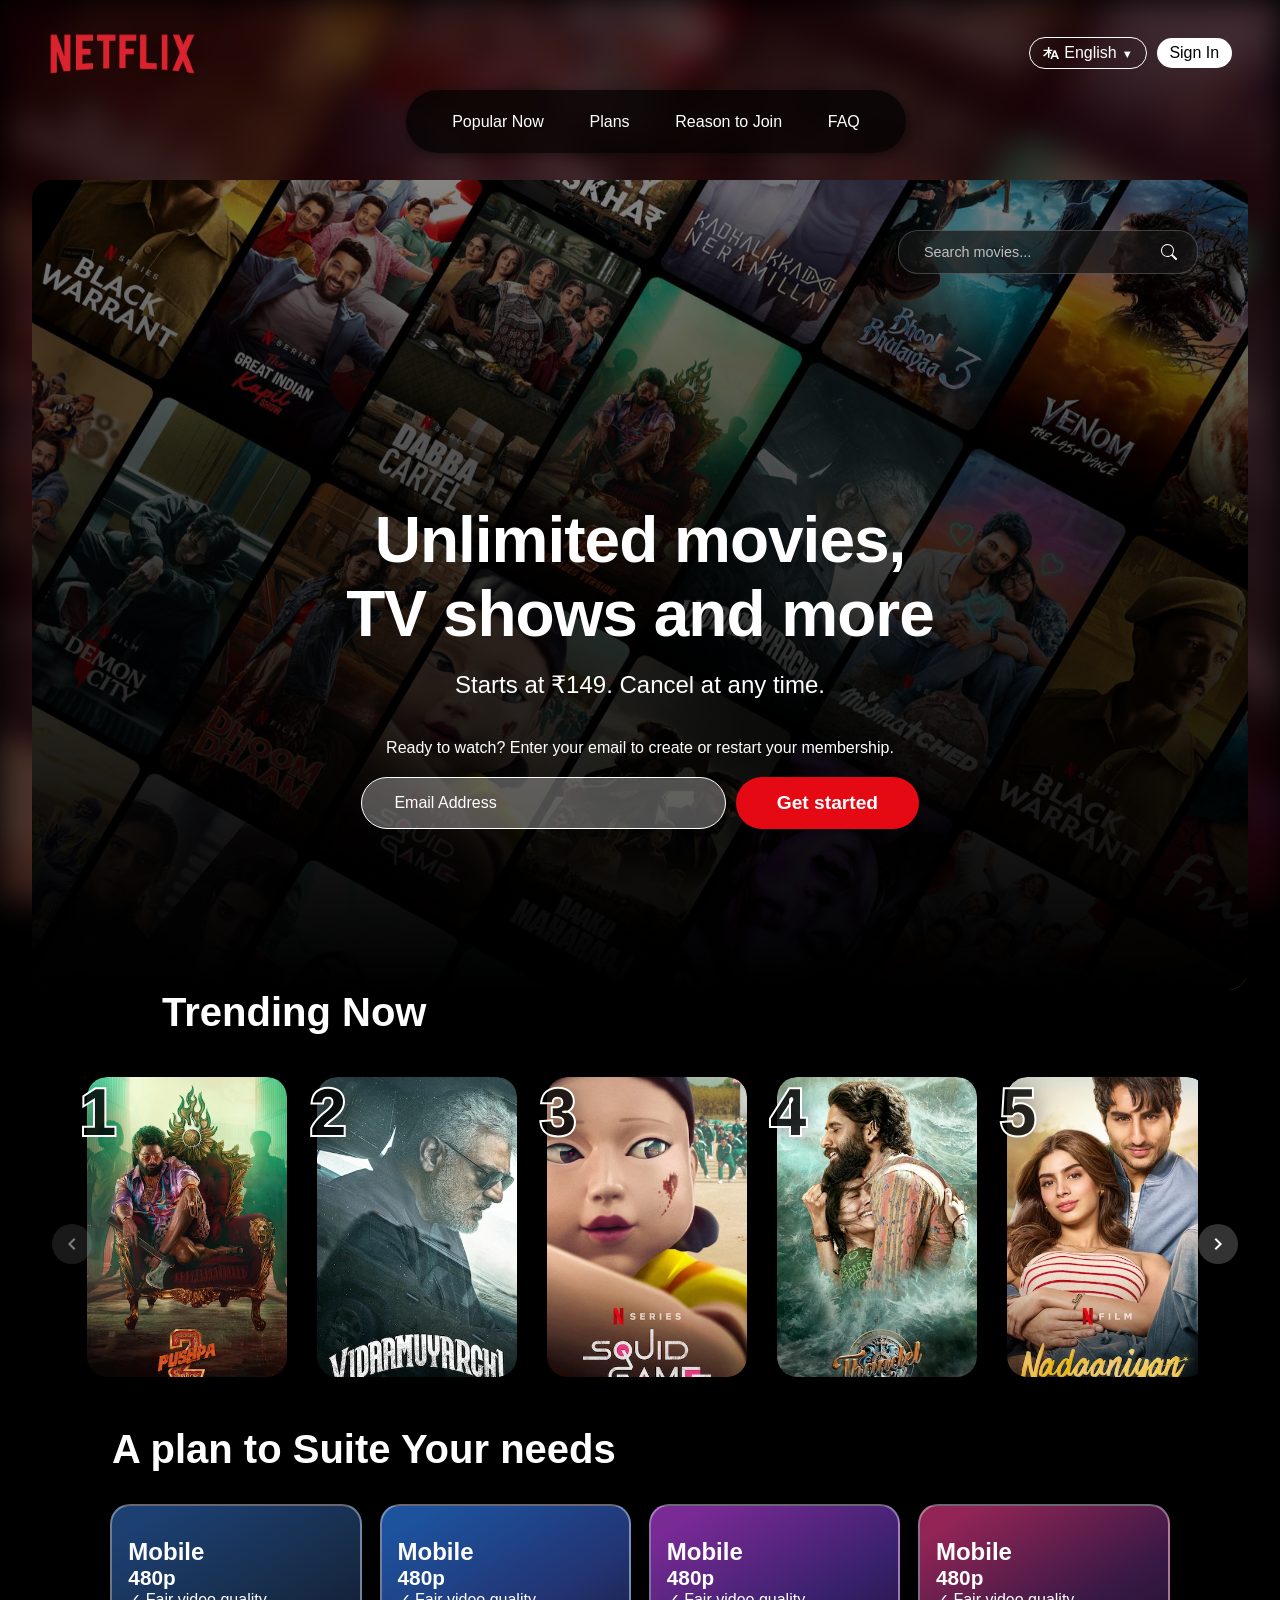
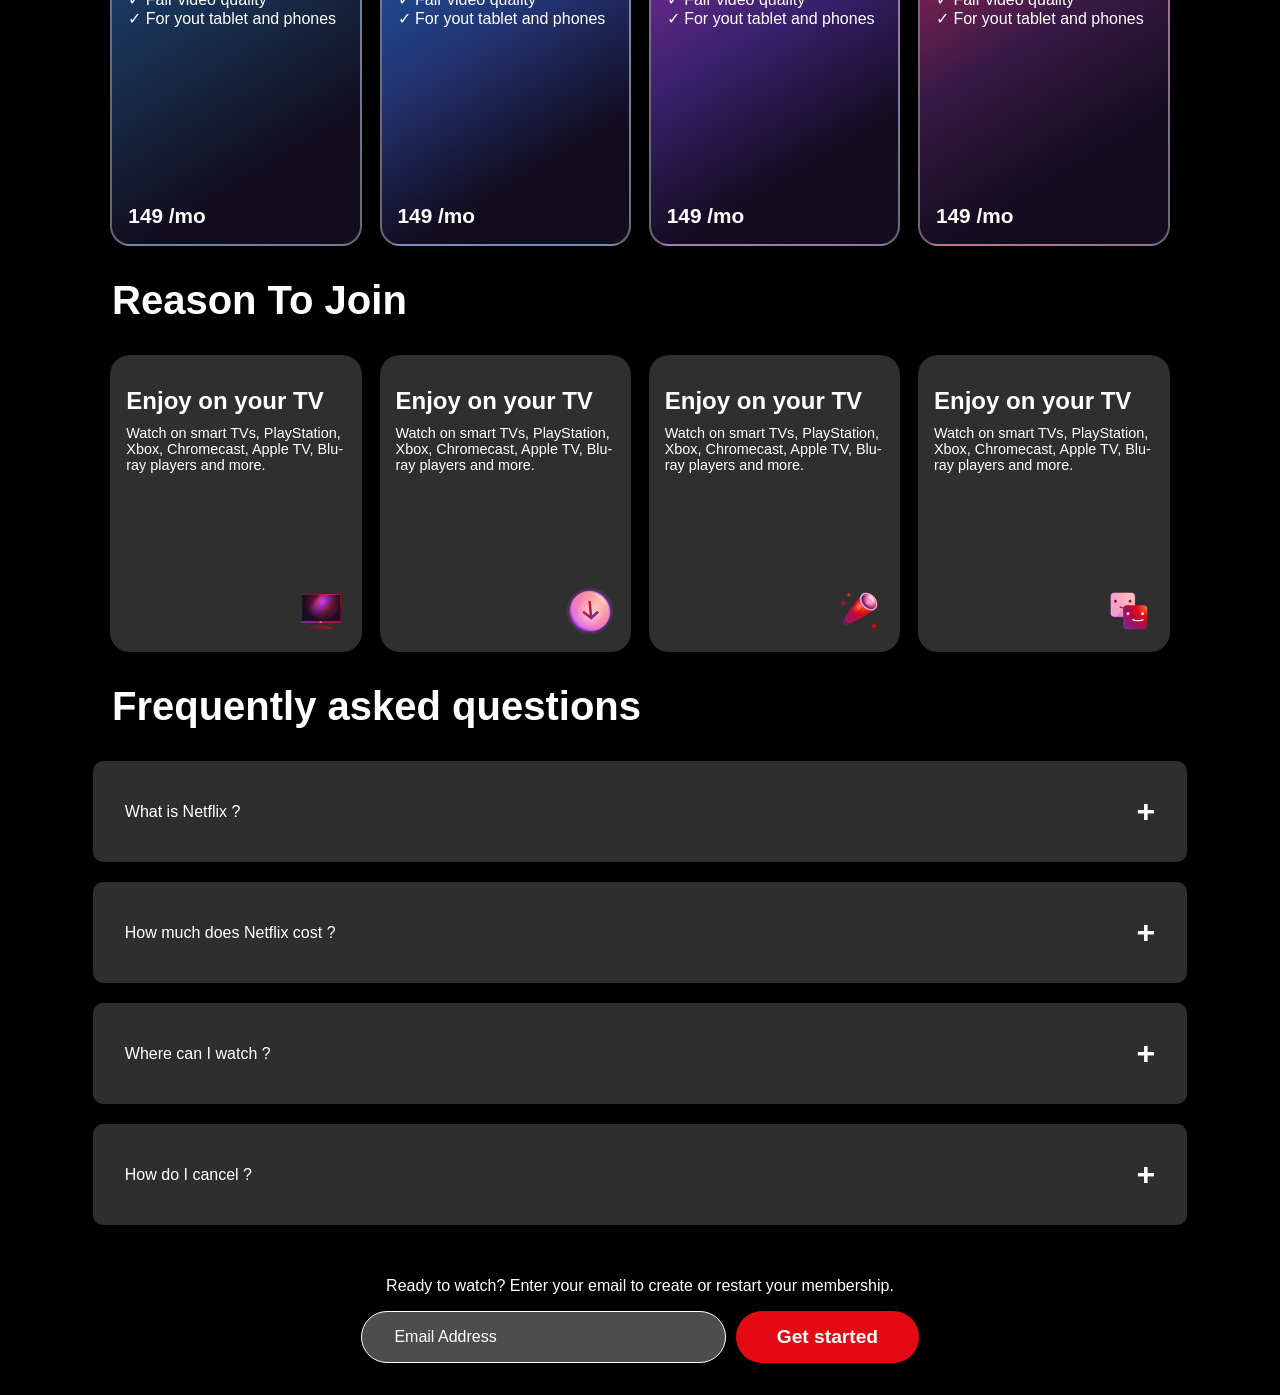
<file: index.html>
<!DOCTYPE html>
<html lang="en">
<head>
    <meta charset="UTF-8">
    <meta name="viewport" content="width=device-width, initial-scale=1.0">
    <link rel="stylesheet" href="netflix.css">
    <style>
        @font-face {
            font-family: 'Netflix Sans';
            font-weight: 100;
            src: url('https://assets.nflxext.com/ffe/siteui/fonts/netflix-sans/v3/NetflixSans_W_Th.woff2') format('woff2'),
                 url('https://assets.nflxext.com/ffe/siteui/fonts/netflix-sans/v3/NetflixSans_W_Th.woff') format('woff');
        }
        @font-face {
            font-family: 'Netflix Sans';
            font-weight: 300;
            src: url('https://assets.nflxext.com/ffe/siteui/fonts/netflix-sans/v3/NetflixSans_W_Lt.woff2') format('woff2'),
                 url('https://assets.nflxext.com/ffe/siteui/fonts/netflix-sans/v3/NetflixSans_W_Lt.woff') format('woff');
        }
        @font-face {
            font-family: 'Netflix Sans';
            font-weight: 400;
            src: url('https://assets.nflxext.com/ffe/siteui/fonts/netflix-sans/v3/NetflixSans_W_Rg.woff2') format('woff2'),
                 url('https://assets.nflxext.com/ffe/siteui/fonts/netflix-sans/v3/NetflixSans_W_Rg.woff') format('woff');
        }
        @font-face {
            font-family: 'Netflix Sans';
            font-weight: 700;
            src: url('https://assets.nflxext.com/ffe/siteui/fonts/netflix-sans/v3/NetflixSans_W_Md.woff2') format('woff2'),
                 url('https://assets.nflxext.com/ffe/siteui/fonts/netflix-sans/v3/NetflixSans_W_Md.woff') format('woff');
        }
        @font-face {
            font-family: 'Netflix Sans';
            font-weight: 800;
            src: url('https://assets.nflxext.com/ffe/siteui/fonts/netflix-sans/v3/NetflixSans_W_Bd.woff2') format('woff2'),
                 url('https://assets.nflxext.com/ffe/siteui/fonts/netflix-sans/v3/NetflixSans_W_Bd.woff') format('woff');
        }
        @font-face {
            font-family: 'Netflix Sans';
            font-weight: 900;
            src: url('https://assets.nflxext.com/ffe/siteui/fonts/netflix-sans/v3/NetflixSans_W_Blk.woff2') format('woff2'),
                 url('https://assets.nflxext.com/ffe/siteui/fonts/netflix-sans/v3/NetflixSans_W_Blk.woff') format('woff');
        }
    </style>
    <script src="netflix.js"></script>
    <title>Netflix Clone</title>
</head>
<body>
    <div class="mainNetflixContainer">

        <div class="backgroundContainer">
            <div class="pinkOverlay"></div>
        </div>
        <div class="contentContainer">
            <nav class="navContainer" >
                <div class="upperNavbarSection">
                    <div class="upperNavbarLeftSection">
                        <img class="netflixLogo" src="./netflixLogo.png" alt="">
                    </div>
                    <div class="upperNavbarRightSection">
                        <div class="navBarButtonContainer">
                            <div class="mobileMenuToggle">
                                <div class="menu-icon">
                                    <span></span>
                                    <span></span>
                                    <span></span>
                                </div>
                            </div>
                            <div class="languageButtoncontainer">
                                <div class="language-dropdown">
                                    <button class="languageButton">
                                        <svg xmlns="http://www.w3.org/2000/svg" fill="none" role="img" viewBox="0 0 16 16" width="16" height="16" data-icon="LanguagesSmall" aria-hidden="true"><path fill-rule="evenodd" clip-rule="evenodd" d="M10.7668 5.33333L10.5038 5.99715L9.33974 8.9355L8.76866 10.377L7.33333 14H9.10751L9.83505 12.0326H13.4217L14.162 14H16L12.5665 5.33333H10.8278H10.7668ZM10.6186 9.93479L10.3839 10.5632H11.1036H12.8856L11.6348 7.2136L10.6186 9.93479ZM9.52722 4.84224C9.55393 4.77481 9.58574 4.71045 9.62211 4.64954H6.41909V2H4.926V4.64954H0.540802V5.99715H4.31466C3.35062 7.79015 1.75173 9.51463 0 10.4283C0.329184 10.7138 0.811203 11.2391 1.04633 11.5931C2.55118 10.6795 3.90318 9.22912 4.926 7.57316V12.6667H6.41909V7.51606C6.81951 8.15256 7.26748 8.76169 7.7521 9.32292L8.31996 7.88955C7.80191 7.29052 7.34631 6.64699 6.9834 5.99715H9.06968L9.52722 4.84224Z" fill="currentColor"></path></svg>
                                        <p>English</p>
                                        <span class="dropdown-arrow">▼</span>
                                    </button>
                                    <div class="dropdown-content">
                                        <div class="dropdown-item active" data-lang="english">English</div>
                                        <div class="dropdown-item" data-lang="hindi">हिन्दी</div>
                                    </div>
                                </div>
                            </div>
                            <div class="signInButtonConatiner">
                                <button class="signinButton"> Sign In</button>
                            </div>
                        </div>
                    </div>
                </div>
                <div class="lowerNavbarSection">
                    <ul class="menuList">
                        <li class="menuListItems"><a href="#carouselSection">Popular Now</a></li>
                        <li class="menuListItems"><a href="#planSection">Plans</a></li>
                        <li class="menuListItems"><a href="#reasonToJoinSection">Reason to Join</a></li>
                        <li class="menuListItems"><a href="#faqSection">FAQ</a></li>
                    </ul>
                </div>
                
                <!-- Mobile Menu -->
                <div class="mobileMenu">
                    <ul class="mobileMenuList">
                        <li class="mobileMenuListItems"><a href="#carouselSection">Popular Now</a></li>
                        <li class="mobileMenuListItems"><a href="#planSection">Plans</a></li>
                        <li class="mobileMenuListItems"><a href="#reasonToJoinSection">Reason to Join</a></li>
                        <li class="mobileMenuListItems"><a href="#faqSection">FAQ</a></li>
                    </ul>
                </div>
            </nav>
            <div class="sectionsContainer">
                <section class="bannerSection">
                    <div class="overlay"></div>
                    <div class="searchBarContainer banner-search">
                        <div class="searchBar">
                            <input type="text" id="movieSearch" placeholder="Search movies...">
                            <button class="searchButton">
                                <svg xmlns="http://www.w3.org/2000/svg" width="16" height="16" fill="currentColor" viewBox="0 0 16 16">
                                    <path d="M11.742 10.344a6.5 6.5 0 1 0-1.397 1.398h-.001c.03.04.062.078.098.115l3.85 3.85a1 1 0 0 0 1.415-1.414l-3.85-3.85a1.007 1.007 0 0 0-.115-.1zM12 6.5a5.5 5.5 0 1 1-11 0 5.5 5.5 0 0 1 11 0z"/>
                                </svg>
                            </button>
                        </div>
                        <div id="searchResults" class="searchResults"></div>
                    </div>
                    <div class="bannerContainer">
                        <h2>Unlimited movies, TV shows and more</h2>
                        <h4>Starts at ₹149. Cancel at any time.</h4>
                        <p>Ready to watch? Enter your email to create or restart your membership.</p>
                        <div class="inputContainer">
                            <input class="emailInputBox" type="email" placeholder="Email Address" name="email" id="">
                            <button class="getStartedButton">Get started </button>
                        </div>
                    </div>
                </section>
                <section id="carouselSection" class="carouselSection">
                    <h2>Trending Now</h2>
                    <button class="carousel-nav-button carousel-prev">
                        <svg xmlns="http://www.w3.org/2000/svg" viewBox="0 0 24 24">
                            <path d="M15.41 7.41L14 6l-6 6 6 6 1.41-1.41L10.83 12z"/>
                        </svg>
                    </button>
                    <div class="carouselCardConatiner">
                        <div class="carouselCard">
                            <div class="carouselNumberContainer">
                                <span>1</span>
                            </div>
                            <div class="carouselImageContainer">
                                <img src="./c1.png" alt="">
                            </div>
                        </div>
                        <div class="carouselCard">
                            <div class="carouselNumberContainer">
                                <span>2</span>
                            </div>
                            <div class="carouselImageContainer">
                                <img src="./c2.png" alt="">
                            </div>
                        </div>
                        <div class="carouselCard">
                            <div class="carouselNumberContainer">
                                <span>3</span>
                            </div>
                            <div class="carouselImageContainer">
                                <img src="./c3.png" alt="">
                            </div>
                        </div>
                        <div class="carouselCard">
                            <div class="carouselNumberContainer">
                                <span>4</span>
                            </div>
                            <div class="carouselImageContainer">
                                <img src="./c4.png" alt="">
                            </div>
                        </div>
                        <div class="carouselCard">
                            <div class="carouselNumberContainer">
                                <span>5</span>
                            </div>
                            <div class="carouselImageContainer">
                                <img src="./c5.png" alt="">
                            </div>
                        </div>
                        <div class="carouselCard">
                            <div class="carouselNumberContainer">
                                <span>6</span>
                            </div>
                            <div class="carouselImageContainer">
                                <img src="./c6.png" alt="">
                            </div>
                        </div>
                    </div>
                    <button class="carousel-nav-button carousel-next">
                        <svg xmlns="http://www.w3.org/2000/svg" viewBox="0 0 24 24">
                            <path d="M8.59 16.59L10 18l6-6-6-6-1.41 1.41L13.17 12z"/>
                        </svg>
                    </button>
                </section>
                <section id="planSection" class="planSection">
                    <h2>A plan to Suite Your needs</h2>
                    <div class="plansConatiner">
                        <div class="planCard planCard1">
                            <div class="planCardUpperContent">
                                <h2>Mobile</h2>
                                <h4>480p</h4>
                                <p>&check; Fair video quality</p>
                                <p>&check; For yout tablet and phones</p>
                            </div>
                            <div class="planCardLowerContent">
                                <h4>149 /mo</h4>
                            </div>
                        </div>
                        <div class="planCard planCard2">
                            <div class="planCardUpperContent">
                                <h2>Mobile</h2>
                                <h4>480p</h4>
                                <p>&check; Fair video quality</p>
                                <p>&check; For yout tablet and phones</p>
                            </div>
                            <div class="planCardLowerContent">
                                <h4>149 /mo</h4>
                            </div>
                        </div>
                        <div class="planCard planCard3">
                            <div class="planCardUpperContent">
                                <h2>Mobile</h2>
                                <h4>480p</h4>
                                <p>&check; Fair video quality</p>
                                <p>&check; For yout tablet and phones</p>
                            </div>
                            <div class="planCardLowerContent">
                                <h4>149 /mo</h4>
                            </div>
                        </div>
                        <div class="planCard planCard4">
                            <div class="planCardUpperContent">
                                <h2>Mobile</h2>
                                <h4>480p</h4>
                                <p>&check; Fair video quality</p>
                                <p>&check; For yout tablet and phones</p>
                            </div>
                            <div class="planCardLowerContent">
                                <h4>149 /mo</h4>
                            </div>
                        </div>
                    </div>
                </section>
                <section id="reasonToJoinSection" class="reasonToJoinSection">
                    <h2>Reason To Join</h2>
                    <div class="reasonsConatiner">
                        <div class="reasonCard reasonCard1">
                            <div class="reasonCardUpperContent">
                                <h2>Enjoy on your TV</h2>
                                <p>
                                    Watch on smart TVs, PlayStation, Xbox, Chromecast, Apple TV, Blu-ray players and more.
                                </p>
    
                            </div>
                            <div class="reasonCardLowerContent">
                                <svg width="72" height="72" viewBox="0 0 72 72" fill="none"><g id="television-core-small"><path id="Vector" fill-rule="evenodd" clip-rule="evenodd" d="M37.2 53.3992C37.2 52.7365 36.6628 52.1992 36 52.1992H34.8C34.1373 52.1992 33.6 52.7365 33.6 53.3992V56.2636C33.6 56.9129 33.0834 57.4433 32.4347 57.4739C30.3013 57.5744 28.1719 57.7834 26.0546 58.1011L19.444 59.0926C18.2692 59.2688 17.4 60.2782 17.4 61.4662V62.0992C17.4 62.4304 17.6686 62.6992 18 62.6992H52.8C53.1314 62.6992 53.4 62.4304 53.4 62.0992V61.4662C53.4 60.2782 52.5309 59.2688 51.3561 59.0926L44.7454 58.1011C42.6282 57.7834 40.4987 57.5744 38.3653 57.4739C37.7167 57.4433 37.2 56.9129 37.2 56.2636V53.3992Z" fill="url(#paint0_radial_5179_1308)"></path><path id="Vector_2" d="M18.6 60.7388C18.6 60.2306 18.9587 59.796 19.4602 59.711C22.0196 59.2775 29.7585 58.0508 35.4 58.0508C41.0415 58.0508 48.7804 59.2775 51.3398 59.711C51.8412 59.796 52.2 60.2306 52.2 60.7388C52.2 60.902 52.0575 61.0268 51.8967 61.0004C50.1219 60.707 40.9704 59.2409 35.4 59.2409C29.8295 59.2409 20.678 60.707 18.9033 61.0004C18.7425 61.0268 18.6 60.902 18.6 60.7388Z" fill="url(#paint1_radial_5179_1308)"></path><path id="Vector_3" d="M63 12H8.99995C8.00584 12 7.19995 12.8059 7.19995 13.8V51.6C7.19995 52.5941 8.00584 53.4 8.99995 53.4H63C63.9941 53.4 64.8 52.5941 64.8 51.6V13.8C64.8 12.8059 63.9941 12 63 12Z" fill="url(#paint2_linear_5179_1308)"></path><path id="Vector_4" d="M63 12H8.99995C8.00584 12 7.19995 12.8059 7.19995 13.8V51.6C7.19995 52.5941 8.00584 53.4 8.99995 53.4H63C63.9941 53.4 64.8 52.5941 64.8 51.6V13.8C64.8 12.8059 63.9941 12 63 12Z" fill="url(#paint3_radial_5179_1308)"></path><path id="Vector_5" fill-rule="evenodd" clip-rule="evenodd" d="M8.99995 12.6H63C63.663 12.6 64.2 13.1372 64.2 13.8V50.4H7.79995V13.8C7.79995 13.1372 8.33719 12.6 8.99995 12.6ZM7.19995 50.4V13.8C7.19995 12.8059 8.00581 12 8.99995 12H63C63.9942 12 64.8 12.8059 64.8 13.8V50.4V51.6C64.8 52.5941 63.9942 53.4 63 53.4H8.99995C8.00581 53.4 7.19995 52.5941 7.19995 51.6V50.4Z" fill="url(#paint4_radial_5179_1308)"></path><path id="Vector_6" d="M35.4 52.8C36.3941 52.8 37.2 52.3971 37.2 51.9C37.2 51.4029 36.3941 51 35.4 51C34.4059 51 33.6 51.4029 33.6 51.9C33.6 52.3971 34.4059 52.8 35.4 52.8Z" fill="url(#paint5_radial_5179_1308)"></path></g><defs><radialGradient id="paint0_radial_5179_1308" cx="0" cy="0" r="1" gradientUnits="userSpaceOnUse" gradientTransform="translate(50.3269 49.3723) rotate(118.526) scale(55.1579 46.2871)"><stop stop-color="#802600"></stop><stop offset="0.333333" stop-color="#6F181D"></stop><stop offset="0.666667" stop-color="#5B1333"></stop><stop offset="1" stop-color="#391945"></stop></radialGradient><radialGradient id="paint1_radial_5179_1308" cx="0" cy="0" r="1" gradientUnits="userSpaceOnUse" gradientTransform="translate(48.1077 53.6128) rotate(158.116) scale(32.7275 42.219)"><stop stop-color="#99421D"></stop><stop offset="0.333333" stop-color="#99161D"></stop><stop offset="0.666667" stop-color="#7D1845"></stop><stop offset="1" stop-color="#59216E"></stop></radialGradient><linearGradient id="paint2_linear_5179_1308" x1="10.4727" y1="14.9572" x2="56.1755" y2="51.4814" gradientUnits="userSpaceOnUse"><stop stop-color="#99161D"></stop><stop offset="0.245283" stop-color="#CA005B"></stop><stop offset="0.346698" stop-color="#FF479A"></stop><stop offset="0.46934" stop-color="#CC3CFF"></stop><stop offset="0.735849" stop-color="#BC1A22"></stop><stop offset="1" stop-color="#C94FF5"></stop></linearGradient><radialGradient id="paint3_radial_5179_1308" cx="0" cy="0" r="1" gradientUnits="userSpaceOnUse" gradientTransform="translate(38.6181 23.8286) rotate(90) scale(25.9571 25.8545)"><stop stop-color="#1C0E20" stop-opacity="0"></stop><stop offset="1" stop-color="#1C0E20"></stop></radialGradient><radialGradient id="paint4_radial_5179_1308" cx="0" cy="0" r="1" gradientUnits="userSpaceOnUse" gradientTransform="translate(54 20.1938) rotate(144.293) scale(47.2897 44.8232)"><stop stop-color="#EF7744"></stop><stop offset="0.333333" stop-color="#E50914"></stop><stop offset="0.666667" stop-color="#A70D53"></stop><stop offset="1" stop-color="#792A95"></stop></radialGradient><radialGradient id="paint5_radial_5179_1308" cx="0" cy="0" r="1" gradientUnits="userSpaceOnUse" gradientTransform="translate(36.525 51.3562) rotate(135) scale(4.58735)"><stop stop-color="#FFDCCC"></stop><stop offset="0.333333" stop-color="#FFBDC0"></stop><stop offset="0.666667" stop-color="#F89DC6"></stop><stop offset="1" stop-color="#E4A1FA"></stop></radialGradient></defs></svg>
                            </div>
                        </div>
                        <div class="reasonCard reasonCard1">
                            <div class="reasonCardUpperContent">
                                <h2>Enjoy on your TV</h2>
                                <p>
                                    Watch on smart TVs, PlayStation, Xbox, Chromecast, Apple TV, Blu-ray players and more.
                                </p>
    
                            </div>
                            <div class="reasonCardLowerContent">
                               <svg width="72" height="72" viewBox="0 0 72 72" fill="none"><g id="download-core-small"><path id="Vector" d="M36 70.2008C54.8882 70.2008 70.2001 54.8889 70.2001 36.0008C70.2001 17.1126 54.8882 1.80078 36 1.80078C17.1119 1.80078 1.80005 17.1126 1.80005 36.0008C1.80005 54.8889 17.1119 70.2008 36 70.2008Z" fill="url(#paint0_radial_5179_7940)"></path><path id="Vector_2" opacity="0.4" d="M64.7658 36.195C65.5206 51.5916 53.7908 63.5824 38.5668 62.977C23.3428 62.3722 10.3893 49.4 9.63446 34.0034C8.87954 18.6068 20.6091 6.61594 35.8331 7.22116C51.0571 7.82638 64.0104 20.7984 64.7658 36.195Z" fill="url(#paint1_radial_5179_7940)"></path><path id="Vector_3" d="M62.3657 37.9958C63.1205 53.3924 51.3908 65.3832 36.1668 64.7778C20.9428 64.173 7.9893 51.2008 7.23444 35.8041C6.47952 20.4075 18.2091 8.41672 33.4331 9.02194C48.6571 9.62716 61.6103 22.5992 62.3657 37.9958Z" fill="url(#paint2_radial_5179_7940)"></path><path id="Vector_4" opacity="0.5" d="M64.7658 36.195C65.5206 51.5916 53.7908 63.5824 38.5668 62.977C23.3428 62.3722 10.3893 49.4 9.63446 34.0034C8.87954 18.6068 20.6091 6.61594 35.8331 7.22116C51.0571 7.82638 64.0104 20.7984 64.7658 36.195Z" fill="url(#paint3_radial_5179_7940)"></path><path id="Vector_5" opacity="0.6" d="M36.9 60.6C48.6636 60.6 58.2 51.0637 58.2 39.3C58.2 27.5363 48.6636 18 36.9 18C25.1363 18 15.6 27.5363 15.6 39.3C15.6 51.0637 25.1363 60.6 36.9 60.6Z" fill="url(#paint4_radial_5179_7940)"></path><path id="Vector_6" fill-rule="evenodd" clip-rule="evenodd" d="M39.0849 42.2727L46.3387 35.76L48.8945 38.5142L38.9118 47.477L37.8466 48.4333L36.6071 47.477L24.9899 38.5142L27.0434 35.76L35.4849 42.2727L33.6 21.6016H37.2L39.0849 42.2727Z" fill="url(#paint5_radial_5179_7940)"></path><path id="Vector_7" opacity="0.4" fill-rule="evenodd" clip-rule="evenodd" d="M61.6566 34.9618C61.7832 35.3893 62.391 35.3233 62.3694 34.878C61.6962 21.1369 50.1509 9.55975 36.5817 9.01957C34.4606 8.93515 32.4155 9.12541 30.4772 9.55909C30.0745 9.64915 30.1575 10.2082 30.5697 10.2246C45.0094 10.7979 57.6246 21.2971 61.6566 34.9618Z" fill="url(#paint6_radial_5179_7940)"></path></g><defs><radialGradient id="paint0_radial_5179_7940" cx="0" cy="0" r="1" gradientUnits="userSpaceOnUse" gradientTransform="translate(36.0001 36.1837) rotate(-90) scale(34.3829)"><stop offset="0.782019" stop-color="#982DBE"></stop><stop offset="0.906819" stop-color="#B038DC" stop-opacity="0.2"></stop><stop offset="1" stop-color="#E4A1FA" stop-opacity="0"></stop></radialGradient><radialGradient id="paint1_radial_5179_7940" cx="0" cy="0" r="1" gradientUnits="userSpaceOnUse" gradientTransform="translate(52.9937 20.0992) rotate(135) scale(49.9836)"><stop stop-color="#FFDCCC"></stop><stop offset="0.333333" stop-color="#FFBDC0"></stop><stop offset="0.666667" stop-color="#F89DC6"></stop><stop offset="1" stop-color="#E4A1FA"></stop></radialGradient><radialGradient id="paint2_radial_5179_7940" cx="0" cy="0" r="1" gradientUnits="userSpaceOnUse" gradientTransform="translate(52.7999 19.6937) rotate(135) scale(53.1037)"><stop stop-color="#FFA984"></stop><stop offset="0.333333" stop-color="#FF787F"></stop><stop offset="0.666667" stop-color="#F45FA2"></stop><stop offset="1" stop-color="#C44AF1"></stop></radialGradient><radialGradient id="paint3_radial_5179_7940" cx="0" cy="0" r="1" gradientUnits="userSpaceOnUse" gradientTransform="translate(52.9937 20.0992) rotate(135) scale(49.9836)"><stop stop-color="#FFDCCC"></stop><stop offset="0.333333" stop-color="#FFBDC0"></stop><stop offset="0.666667" stop-color="#F89DC6"></stop><stop offset="1" stop-color="#E4A1FA"></stop></radialGradient><radialGradient id="paint4_radial_5179_7940" cx="0" cy="0" r="1" gradientUnits="userSpaceOnUse" gradientTransform="translate(36.9 39.3) scale(21.3)"><stop stop-color="white"></stop><stop offset="1" stop-color="white" stop-opacity="0"></stop></radialGradient><radialGradient id="paint5_radial_5179_7940" cx="0" cy="0" r="1" gradientUnits="userSpaceOnUse" gradientTransform="translate(31.2 32.1016) rotate(39.5226) scale(15.5567)"><stop stop-color="#EF7744"></stop><stop offset="0.2406" stop-color="#E50914"></stop><stop offset="1" stop-color="#792A95"></stop></radialGradient><radialGradient id="paint6_radial_5179_7940" cx="0" cy="0" r="1" gradientUnits="userSpaceOnUse" gradientTransform="translate(50.7 21.3) rotate(-180) scale(30)"><stop stop-color="white"></stop><stop offset="1" stop-color="white" stop-opacity="0"></stop></radialGradient></defs></svg>
                            </div>
                        </div>
                        <div class="reasonCard reasonCard1">
                            <div class="reasonCardUpperContent">
                                <h2>Enjoy on your TV</h2>
                                <p>
                                    Watch on smart TVs, PlayStation, Xbox, Chromecast, Apple TV, Blu-ray players and more.
                                </p>
    
                            </div>
                            <div class="reasonCardLowerContent">
                                <svg width="72" height="72" viewBox="0 0 72 72" fill="none"><g id="telescope-core-small"><path id="Vector" d="M24.0492 36.6016L33.6 46.3898L17.8029 56.8633C17.8029 56.8633 15.8891 57.6983 13.625 55.2638C11.361 52.8293 12.1235 51.238 12.1235 51.238L24.0492 36.6016Z" fill="url(#paint0_radial_5179_1664)"></path><path id="Vector_2" d="M25.0344 34.1992L36 46.151L25.0616 53.8043C25.0616 53.8043 21.8289 55.0984 18.0987 51.0172C14.3686 46.9358 15.9198 44.5105 15.9198 44.5105L25.0344 34.1992Z" fill="url(#paint1_radial_5179_1664)"></path><path id="Vector_3" d="M39 13.0195L59.1 33.6788L32.5325 50.4142C32.5325 50.4142 28.7459 50.2552 24.3978 45.4897C20.0498 40.7243 21.4096 35.8101 21.4096 35.8101L39 13.0195Z" fill="url(#paint2_radial_5179_1664)"></path><path id="Vector_4" d="M57.6709 15.3516C63.1044 21.2807 63.9858 29.2883 59.6386 33.2371C55.2916 37.186 47.3628 35.5806 41.9292 29.6515C36.4954 23.7224 35.6145 15.7148 39.9615 11.766C44.3084 7.81716 52.2372 9.42252 57.6709 15.3516Z" fill="url(#paint3_radial_5179_1664)"></path><path id="Vector_5" d="M58.3787 31.255C54.8121 34.5032 48.2143 33.0817 43.6421 28.0798C39.07 23.078 38.2547 16.39 41.8213 13.1419C45.3879 9.89364 51.9857 11.3152 56.5579 16.3171C61.1298 21.3189 61.9452 28.0069 58.3787 31.255Z" fill="url(#paint4_radial_5179_1664)"></path><path id="Vector_6" opacity="0.85" d="M59.6783 28.823C60.576 24.1785 59.6544 20.5934 56.1603 16.6199C52.6662 12.6464 47.3508 10.8657 43.7796 12.7598C39.371 15.098 48.3734 13.5961 53.4577 19.5815C57.8259 24.724 58.8516 33.1009 59.6783 28.823Z" fill="url(#paint5_radial_5179_1664)"></path><path id="Vector_7" opacity="0.4" d="M50.3979 25.2452C50.4549 26.7239 49.2932 27.7677 47.8032 27.5766C46.3131 27.3856 45.059 26.032 45.002 24.5532C44.945 23.0745 46.1067 22.0307 47.5968 22.2218C49.0868 22.4128 50.341 23.7664 50.3979 25.2452Z" fill="url(#paint6_radial_5179_1664)"></path><path id="Vector_8" opacity="0.6" d="M36.9217 21.0039L26.4258 34.3627C26.3297 36.4604 28.2903 39.5534 30.0334 40.8344L41.2345 29.9105C39.6 28.2005 36.9591 24.1025 36.9217 21.0039Z" fill="url(#paint7_radial_5179_1664)"></path><path id="Vector_9" fill-rule="evenodd" clip-rule="evenodd" d="M20.0576 9.60156L21.479 11.7187L24 11.0654L22.3575 13.0272L23.7789 15.1444L21.3424 14.2397L19.7 16.2016L19.8365 13.6806L17.4 12.7759L19.9209 12.1225L20.0576 9.60156ZM58.776 52.8016L58.9623 56.4685L62.4 57.4188L59.0774 58.7347L59.2637 62.4016L57.0239 59.548L53.7014 60.8638L55.6397 57.7843L53.4 54.9307L56.8377 55.8811L58.776 52.8016ZM15.206 24.2101L15.8768 21.0016L13.4793 23.1964L10.6853 21.5563L11.9975 24.553L9.59998 26.7478L12.8085 26.405L14.1207 29.4016L14.7915 26.1931L18 25.8502L15.206 24.2101Z" fill="url(#paint8_linear_5179_1664)"></path></g><defs><radialGradient id="paint0_radial_5179_1664" cx="0" cy="0" r="1" gradientUnits="userSpaceOnUse" gradientTransform="translate(36.6875 32.7016) rotate(135) scale(34.9134)"><stop stop-color="#99421D"></stop><stop offset="0.333333" stop-color="#99161D"></stop><stop offset="0.666667" stop-color="#7D1845"></stop><stop offset="1" stop-color="#59216E"></stop></radialGradient><radialGradient id="paint1_radial_5179_1664" cx="0" cy="0" r="1" gradientUnits="userSpaceOnUse" gradientTransform="translate(42.5937 27.2992) rotate(135) scale(44.5477 44.5279)"><stop stop-color="#EF7744"></stop><stop offset="0.333333" stop-color="#E50914"></stop><stop offset="0.666667" stop-color="#A70D53"></stop><stop offset="1" stop-color="#792A95"></stop></radialGradient><radialGradient id="paint2_radial_5179_1664" cx="0" cy="0" r="1" gradientUnits="userSpaceOnUse" gradientTransform="translate(42.3 29.106) rotate(135) scale(31.8127)"><stop stop-color="#FB540D"></stop><stop offset="0.333333" stop-color="#E50914"></stop><stop offset="0.666667" stop-color="#A70D53"></stop><stop offset="1" stop-color="#792A95"></stop></radialGradient><radialGradient id="paint3_radial_5179_1664" cx="0" cy="0" r="1" gradientUnits="userSpaceOnUse" gradientTransform="translate(57.675 14.7078) rotate(134.326) scale(24.0433 24.0367)"><stop stop-color="#FFDCCC"></stop><stop offset="0.333333" stop-color="#FFBDC0"></stop><stop offset="0.666667" stop-color="#F89DC6"></stop><stop offset="1" stop-color="#E4A1FA"></stop></radialGradient><radialGradient id="paint4_radial_5179_1664" cx="0" cy="0" r="1" gradientUnits="userSpaceOnUse" gradientTransform="translate(52.1305 21.273) rotate(141.875) scale(9.87138 12.8159)"><stop offset="0.307292" stop-color="#F89DC6"></stop><stop offset="0.645392" stop-color="#E75094"></stop><stop offset="1" stop-color="#59216E"></stop></radialGradient><radialGradient id="paint5_radial_5179_1664" cx="0" cy="0" r="1" gradientUnits="userSpaceOnUse" gradientTransform="translate(55.8 15.6) rotate(135) scale(13.1522)"><stop stop-color="white"></stop><stop offset="1" stop-color="white" stop-opacity="0"></stop></radialGradient><radialGradient id="paint6_radial_5179_1664" cx="0" cy="0" r="1" gradientUnits="userSpaceOnUse" gradientTransform="translate(49.2362 22.9648) rotate(131.079) scale(5.08644 6.006)"><stop stop-color="white"></stop><stop offset="1" stop-color="white" stop-opacity="0"></stop></radialGradient><radialGradient id="paint7_radial_5179_1664" cx="0" cy="0" r="1" gradientUnits="userSpaceOnUse" gradientTransform="translate(36.8758 29.1353) rotate(137.622) scale(13.5764)"><stop stop-color="#FFA984"></stop><stop offset="1" stop-color="#F7636B" stop-opacity="0"></stop></radialGradient><linearGradient id="paint8_linear_5179_1664" x1="44.65" y1="27.9016" x2="24.25" y2="48.3016" gradientUnits="userSpaceOnUse"><stop stop-color="#EF7744"></stop><stop offset="0.333333" stop-color="#E50914"></stop><stop offset="0.666667" stop-color="#A70D53"></stop><stop offset="1" stop-color="#792A95"></stop></linearGradient></defs></svg>
                            </div>
                        </div>
                        <div class="reasonCard reasonCard1">
                            <div class="reasonCardUpperContent">
                                <h2>Enjoy on your TV</h2>
                                <p>
                                    Watch on smart TVs, PlayStation, Xbox, Chromecast, Apple TV, Blu-ray players and more.
                                </p>
    
                            </div>
                            <div class="reasonCardLowerContent">
                                <svg width="72" height="72" viewBox="0 0 72 72" fill="none"><g id="profiles-core-small"><path id="Vector" d="M10.8 15.6008C10.8 12.9499 12.949 10.8008 15.5999 10.8008H40.8C43.4509 10.8008 45.6 12.9498 45.6 15.6008V40.8007C45.6 43.4516 43.4509 45.6007 40.8 45.6007H15.6C12.949 45.6007 10.8 43.4517 10.8 40.8007V15.6008Z" fill="url(#paint0_radial_5179_7919)"></path><path id="Vector_2" d="M9.59998 14.4016C9.59998 11.7506 11.749 9.60162 14.4 9.60156H39.6C42.251 9.60156 44.4 11.7506 44.4 14.4016V39.6015C44.4 42.2525 42.251 44.4015 39.6 44.4015H14.4C11.749 44.4016 9.59998 42.2525 9.59998 39.6015V14.4016Z" fill="url(#paint1_radial_5179_7919)"></path><path id="Vector_3" d="M18.6 21.9008C18.6 23.0606 17.6598 24.0008 16.5 24.0008C15.3402 24.0008 14.4 23.0606 14.4 21.9008C14.4 20.741 15.3402 19.8008 16.5 19.8008C17.6598 19.8008 18.6 20.741 18.6 21.9008Z" fill="url(#paint2_radial_5179_7919)"></path><path id="Vector_4" d="M39.6 21.9008C39.6 23.0606 38.6598 24.0008 37.5 24.0008C36.3402 24.0008 35.4 23.0606 35.4 21.9008C35.4 20.741 36.3402 19.8008 37.5 19.8008C38.6598 19.8008 39.6 20.741 39.6 21.9008Z" fill="url(#paint3_radial_5179_7919)"></path><path id="Vector_5" d="M23.6713 29.4501C23.2437 29.1967 22.6917 29.3379 22.4383 29.7655C22.1848 30.1932 22.3261 30.7452 22.7537 30.9986C23.8254 31.6337 26.769 32.7744 30.6375 32.7744C34.506 32.7744 37.4497 31.6337 38.5213 30.9986C38.949 30.7452 39.0902 30.1932 38.8368 29.7655C38.5834 29.3379 38.0313 29.1967 37.6037 29.4501C36.8191 29.9151 34.194 30.9744 30.6375 30.9744C27.081 30.9744 24.456 29.9151 23.6713 29.4501Z" fill="url(#paint4_radial_5179_7919)"></path><path id="Vector_6" opacity="0.35" d="M19.2 44.4016H28.2L32.4 27.6016C30.2787 28.1801 28.4542 29.5387 27.2921 31.4053L19.2 44.4016Z" fill="url(#paint5_radial_5179_7919)"></path><path id="Vector_7" d="M27.6 32.4016C27.6 29.7506 29.749 27.6016 32.4 27.6016L57.6 27.6016C60.2508 27.6016 62.4 29.7506 62.4 32.4016V57.6015C62.4 60.2524 60.2508 62.4016 57.6 62.4016H32.4C29.749 62.4016 27.6 60.2524 27.6 57.6016V32.4016Z" fill="url(#paint6_radial_5179_7919)"></path><path id="Vector_8" d="M36.6 39.9008C36.6 41.0606 35.6598 42.0008 34.5 42.0008C33.3402 42.0008 32.4 41.0606 32.4 39.9008C32.4 38.741 33.3402 37.8008 34.5 37.8008C35.6598 37.8008 36.6 38.741 36.6 39.9008Z" fill="url(#paint7_radial_5179_7919)"></path><path id="Vector_9" d="M57.6 39.9008C57.6 41.0606 56.6598 42.0008 55.5 42.0008C54.3402 42.0008 53.4 41.0606 53.4 39.9008C53.4 38.741 54.3402 37.8008 55.5 37.8008C56.6598 37.8008 57.6 38.741 57.6 39.9008Z" fill="url(#paint8_radial_5179_7919)"></path><path id="Vector_10" d="M41.8213 47.6025C41.3937 47.349 40.8416 47.4903 40.5882 47.9179C40.3348 48.3455 40.476 48.8976 40.9037 49.1509C41.9753 49.786 44.919 50.9267 48.7875 50.9267C52.656 50.9267 55.5996 49.786 56.6713 49.1509C57.0989 48.8976 57.2402 48.3455 56.9867 47.9179C56.7333 47.4903 56.1813 47.349 55.7537 47.6025C54.969 48.0674 52.344 49.1267 48.7875 49.1267C45.231 49.1267 42.6059 48.0674 41.8213 47.6025Z" fill="url(#paint9_radial_5179_7919)"></path></g><defs><radialGradient id="paint0_radial_5179_7919" cx="0" cy="0" r="1" gradientUnits="userSpaceOnUse" gradientTransform="translate(39.075 17.6882) rotate(135) scale(32.8097)"><stop stop-color="#99421D"></stop><stop offset="0.333333" stop-color="#99161D"></stop><stop offset="0.666667" stop-color="#7D1845"></stop><stop offset="1" stop-color="#59216E"></stop></radialGradient><radialGradient id="paint1_radial_5179_7919" cx="0" cy="0" r="1" gradientUnits="userSpaceOnUse" gradientTransform="translate(62.4 8.70157) rotate(133.87) scale(75.3216)"><stop stop-color="#FFDCCC"></stop><stop offset="0.333333" stop-color="#FFBDC0"></stop><stop offset="0.666667" stop-color="#F89DC6"></stop><stop offset="1" stop-color="#E4A1FA"></stop></radialGradient><radialGradient id="paint2_radial_5179_7919" cx="0" cy="0" r="1" gradientUnits="userSpaceOnUse" gradientTransform="translate(60.3 11.1008) rotate(133.939) scale(68.7426 55.9547)"><stop stop-color="#99421D"></stop><stop offset="0.333333" stop-color="#99161D"></stop><stop offset="0.666667" stop-color="#7D1845"></stop><stop offset="1" stop-color="#59216E"></stop></radialGradient><radialGradient id="paint3_radial_5179_7919" cx="0" cy="0" r="1" gradientUnits="userSpaceOnUse" gradientTransform="translate(60.3 11.1008) rotate(133.939) scale(68.7426 55.9547)"><stop stop-color="#99421D"></stop><stop offset="0.333333" stop-color="#99161D"></stop><stop offset="0.666667" stop-color="#7D1845"></stop><stop offset="1" stop-color="#59216E"></stop></radialGradient><radialGradient id="paint4_radial_5179_7919" cx="0" cy="0" r="1" gradientUnits="userSpaceOnUse" gradientTransform="translate(60.3 11.0994) rotate(133.939) scale(68.7426 55.9548)"><stop stop-color="#99421D"></stop><stop offset="0.333333" stop-color="#99161D"></stop><stop offset="0.666667" stop-color="#7D1845"></stop><stop offset="1" stop-color="#59216E"></stop></radialGradient><radialGradient id="paint5_radial_5179_7919" cx="0" cy="0" r="1" gradientUnits="userSpaceOnUse" gradientTransform="translate(39.6 27.9016) rotate(135) scale(23.3345)"><stop stop-color="#FFA984"></stop><stop offset="0.333333" stop-color="#FF787F"></stop><stop offset="0.666667" stop-color="#F45FA2"></stop><stop offset="1" stop-color="#C44AF1"></stop></radialGradient><radialGradient id="paint6_radial_5179_7919" cx="0" cy="0" r="1" gradientUnits="userSpaceOnUse" gradientTransform="translate(61.8 29.7016) rotate(135) scale(43.2749)"><stop stop-color="#EF7744"></stop><stop offset="0.333333" stop-color="#E50914"></stop><stop offset="0.666667" stop-color="#A70D53"></stop><stop offset="1" stop-color="#792A95"></stop></radialGradient><radialGradient id="paint7_radial_5179_7919" cx="0" cy="0" r="1" gradientUnits="userSpaceOnUse" gradientTransform="translate(62.1 11.1008) rotate(137.146) scale(73.6614 60.3576)"><stop stop-color="#FFDCCC"></stop><stop offset="0.333333" stop-color="#FDF6F6"></stop><stop offset="0.666667" stop-color="#FADCE9"></stop><stop offset="1" stop-color="#E4A1FA"></stop></radialGradient><radialGradient id="paint8_radial_5179_7919" cx="0" cy="0" r="1" gradientUnits="userSpaceOnUse" gradientTransform="translate(62.1 11.1008) rotate(137.146) scale(73.6614 60.3576)"><stop stop-color="#FFDCCC"></stop><stop offset="0.333333" stop-color="#FDF6F6"></stop><stop offset="0.666667" stop-color="#FADCE9"></stop><stop offset="1" stop-color="#E4A1FA"></stop></radialGradient><radialGradient id="paint9_radial_5179_7919" cx="0" cy="0" r="1" gradientUnits="userSpaceOnUse" gradientTransform="translate(62.1 11.1017) rotate(137.146) scale(73.6614 60.3576)"><stop stop-color="#FFDCCC"></stop><stop offset="0.333333" stop-color="#FDF6F6"></stop><stop offset="0.666667" stop-color="#FADCE9"></stop><stop offset="1" stop-color="#E4A1FA"></stop></radialGradient></defs></svg>
                            </div>
                        </div>
                     
                    </div>
                </section>
                <section id="faqSection" class="faqSection">
                    <h2>Frequently asked questions</h2>
                    <div class="faqCardsContainer">
                        <div class="faqCard">
                            <div class="faqQuestion">
                                <p>
                                    What is Netflix ?
                                </p>
                                <span class="faqQuestionSpan">+</span>
                            </div>
                            <div class="faqAnswer">
                                Netflix is a streaming service that offers a wide variety of award-winning TV shows, movies, anime, documentaries and more – on thousands of internet-connected devices.
    <br />
    <br />
                                You can watch as much as you want, whenever you want, without a single ad – all for one low monthly price. There's always something new to discover, and new TV shows and movies are added every week!
                            </div>
                        </div>
                        <div class="faqCard">
                            <div class="faqQuestion">
                                <p>
                                    How much does Netflix cost ?
                                </p>
                                <span class="faqQuestionSpan">+</span>
                            </div>
                            <div class="faqAnswer">
                                Watch Netflix on your smartphone, tablet, Smart TV, laptop, or streaming device, all for one fixed monthly fee. Plans range from ₹149 to ₹649 a month. No extra costs, no contracts.
    <br />
                            </div>
                        </div>
                        <div class="faqCard">
                            <div class="faqQuestion">
                                <p>
                                    Where can I watch ?
                                </p>
                                <span class="faqQuestionSpan">+</span>
                            </div>
                            <div class="faqAnswer">
                                Watch anywhere, anytime. Sign in with your Netflix account to watch instantly on the web at netflix.com from your personal computer or on any internet-connected device that offers the Netflix app, including smart TVs, smartphones, tablets, streaming media players and game consoles.

You can also download your favourite shows with the iOS or Android app. Use downloads to watch while you're on the go and without an internet connection. Take Netflix with you anywhere.
    <br />
                            </div>
                        </div>

                        <div class="faqCard">
                            <div class="faqQuestion">
                                <p>
                                    How do I cancel ?
                                </p>
                                <span class="faqQuestionSpan">+</span>
                            </div>
                            <div class="faqAnswer">
                                Netflix is flexible. There are no annoying contracts and no commitments. You can easily cancel your account online in two clicks. There are no cancellation fees – start or stop your account anytime.
    <br />
                            </div>
                        </div>

                    </div>
                </section>
                <section class="getStartedSection">
                    <p>Ready to watch? Enter your email to create or restart your membership.</p>
                    <div class="inputContainer">
                        <input class="emailInputBox" type="email" placeholder="Email Address" name="email" id="">
                        <button class="getStartedButton">Get started </button>
                    </div>
                </section>
                <footer></footer>
            </div>
            
        </div>
    </div>
</body>
</html>
</file>
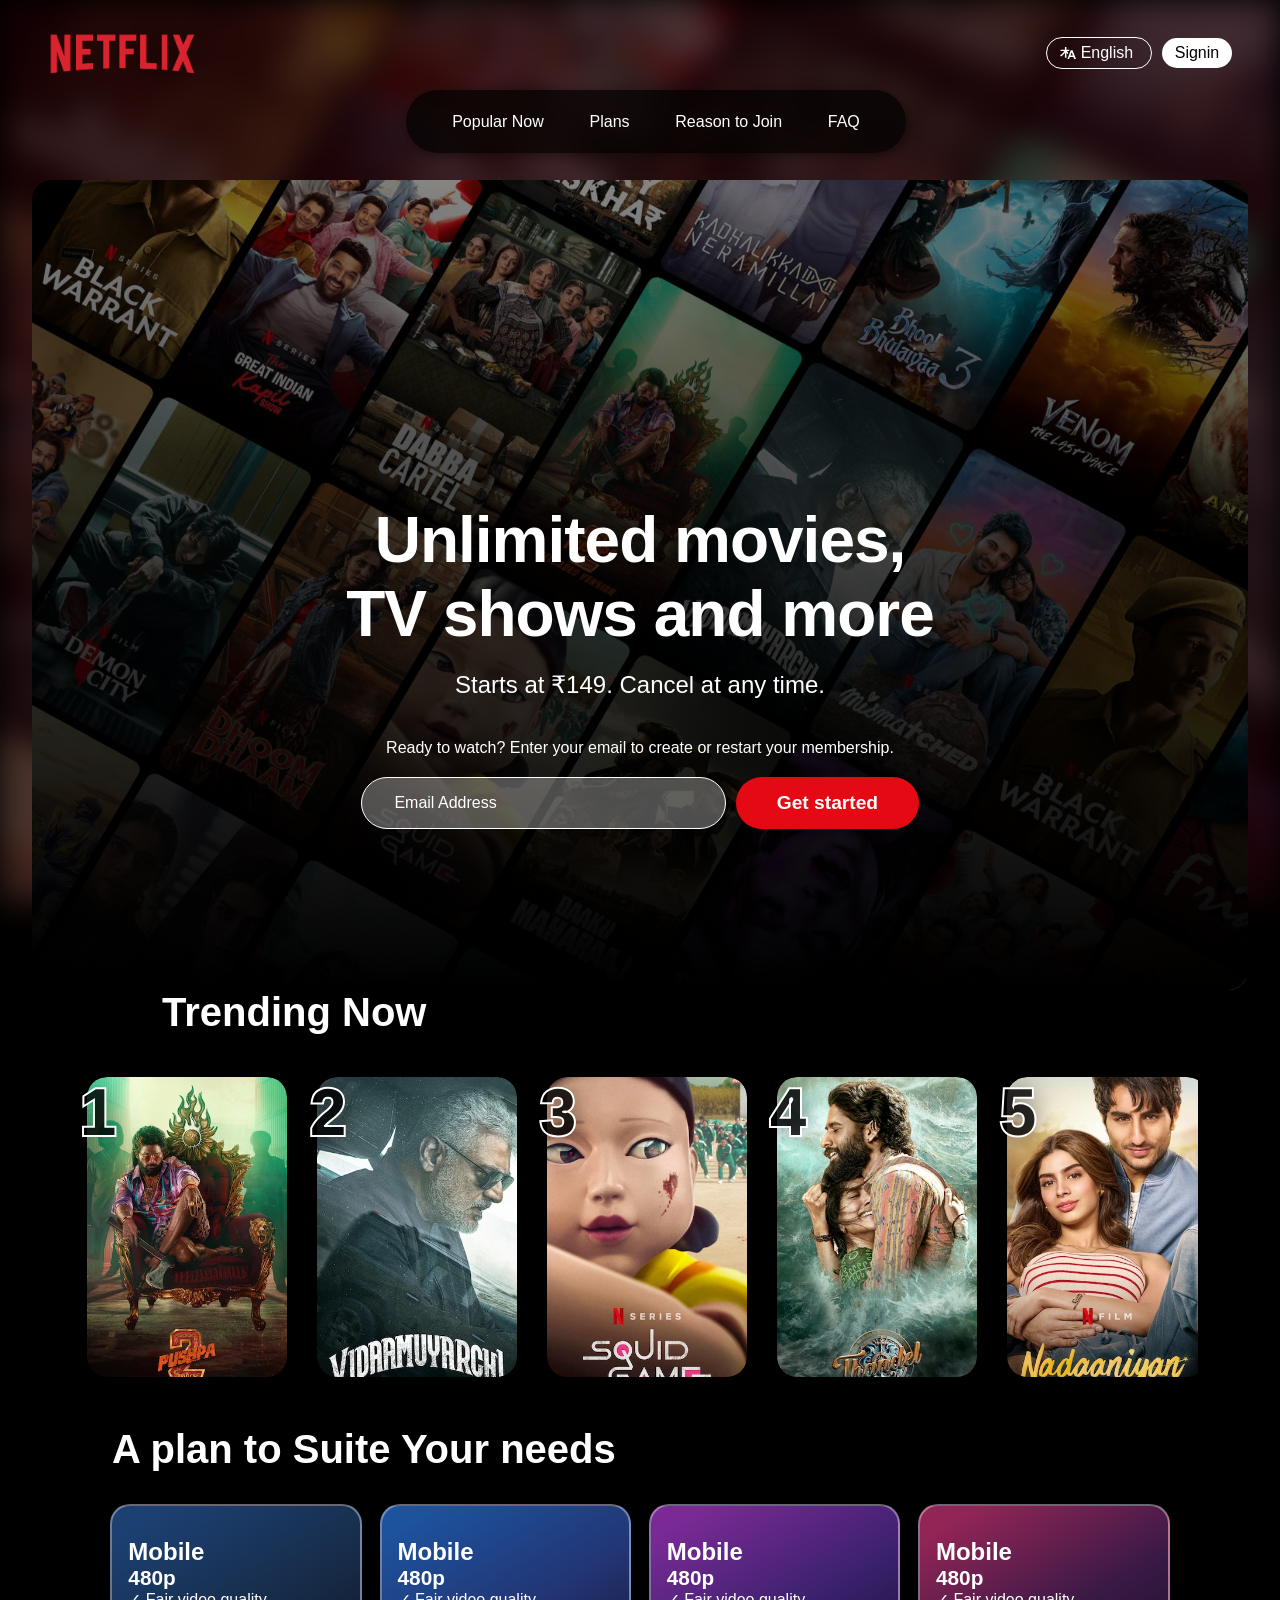
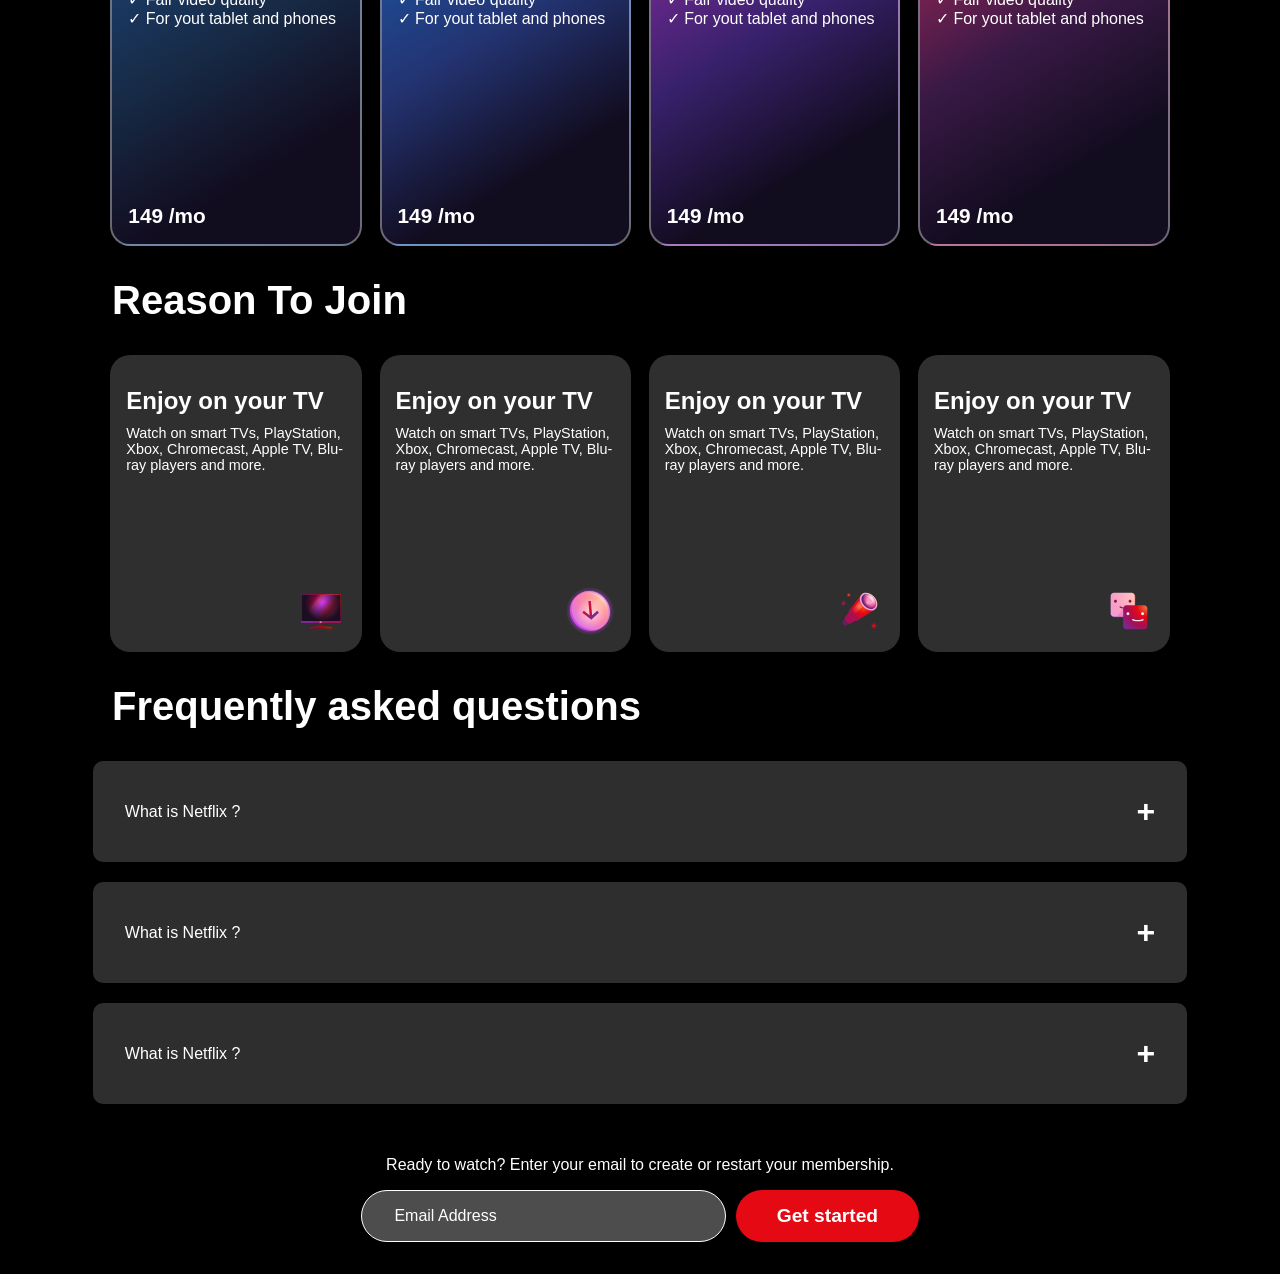
<file: netflix.html>
<!DOCTYPE html>
<html lang="en">
<head>
    <meta charset="UTF-8">
    <meta name="viewport" content="width=device-width, initial-scale=1.0">
    <link rel="stylesheet" href="netflix.css">
    <style>
        @font-face {
            font-family: 'Netflix Sans';
            font-weight: 100;
            src: url('https://assets.nflxext.com/ffe/siteui/fonts/netflix-sans/v3/NetflixSans_W_Th.woff2') format('woff2'),
                 url('https://assets.nflxext.com/ffe/siteui/fonts/netflix-sans/v3/NetflixSans_W_Th.woff') format('woff');
        }
        @font-face {
            font-family: 'Netflix Sans';
            font-weight: 300;
            src: url('https://assets.nflxext.com/ffe/siteui/fonts/netflix-sans/v3/NetflixSans_W_Lt.woff2') format('woff2'),
                 url('https://assets.nflxext.com/ffe/siteui/fonts/netflix-sans/v3/NetflixSans_W_Lt.woff') format('woff');
        }
        @font-face {
            font-family: 'Netflix Sans';
            font-weight: 400;
            src: url('https://assets.nflxext.com/ffe/siteui/fonts/netflix-sans/v3/NetflixSans_W_Rg.woff2') format('woff2'),
                 url('https://assets.nflxext.com/ffe/siteui/fonts/netflix-sans/v3/NetflixSans_W_Rg.woff') format('woff');
        }
        @font-face {
            font-family: 'Netflix Sans';
            font-weight: 700;
            src: url('https://assets.nflxext.com/ffe/siteui/fonts/netflix-sans/v3/NetflixSans_W_Md.woff2') format('woff2'),
                 url('https://assets.nflxext.com/ffe/siteui/fonts/netflix-sans/v3/NetflixSans_W_Md.woff') format('woff');
        }
        @font-face {
            font-family: 'Netflix Sans';
            font-weight: 800;
            src: url('https://assets.nflxext.com/ffe/siteui/fonts/netflix-sans/v3/NetflixSans_W_Bd.woff2') format('woff2'),
                 url('https://assets.nflxext.com/ffe/siteui/fonts/netflix-sans/v3/NetflixSans_W_Bd.woff') format('woff');
        }
        @font-face {
            font-family: 'Netflix Sans';
            font-weight: 900;
            src: url('https://assets.nflxext.com/ffe/siteui/fonts/netflix-sans/v3/NetflixSans_W_Blk.woff2') format('woff2'),
                 url('https://assets.nflxext.com/ffe/siteui/fonts/netflix-sans/v3/NetflixSans_W_Blk.woff') format('woff');
        }
    </style>
    <script src="netflix.js"></script>
    <title>Netflix Clone</title>
</head>
<body>
    <div class="mainNetflixContainer">

        <div class="backgroundContainer">
            <div class="pinkOverlay"></div>
        </div>
        <div class="contentContainer">
            <nav class="navContainer" >
                <div class="upperNavbarSection">
                    <div class="upperNavbarLeftSection">
                        <img class="netflixLogo" src="./netflixLogo.png" alt="">
                    </div>
                    <div class="upperNavbarRightSection">
                        <div class="navBarButtonContainer">
                            <div class="languageButtoncontainer">
                                <button class="languageButton">
                                    <svg xmlns="http://www.w3.org/2000/svg" fill="none" role="img" viewBox="0 0 16 16" width="16" height="16" data-icon="LanguagesSmall" aria-hidden="true"><path fill-rule="evenodd" clip-rule="evenodd" d="M10.7668 5.33333L10.5038 5.99715L9.33974 8.9355L8.76866 10.377L7.33333 14H9.10751L9.83505 12.0326H13.4217L14.162 14H16L12.5665 5.33333H10.8278H10.7668ZM10.6186 9.93479L10.3839 10.5632H11.1036H12.8856L11.6348 7.2136L10.6186 9.93479ZM9.52722 4.84224C9.55393 4.77481 9.58574 4.71045 9.62211 4.64954H6.41909V2H4.926V4.64954H0.540802V5.99715H4.31466C3.35062 7.79015 1.75173 9.51463 0 10.4283C0.329184 10.7138 0.811203 11.2391 1.04633 11.5931C2.55118 10.6795 3.90318 9.22912 4.926 7.57316V12.6667H6.41909V7.51606C6.81951 8.15256 7.26748 8.76169 7.7521 9.32292L8.31996 7.88955C7.80191 7.29052 7.34631 6.64699 6.9834 5.99715H9.06968L9.52722 4.84224Z" fill="currentColor"></path></svg>
                                    <p>English</p>
    
                                </button>
                            </div>
                            <div class="signInButtonConatienr">
                                <button class="signinButton"> Signin</button>
                            </div>
                        </div>
                    </div>
                </div>
                <div class="lowerNavbarSection">
                    <ul class="menuList">
                        <li class="menuListItems"><a href="#carouselSection">Popular Now</a></li>
                        <li class="menuListItems"><a href="#planSection">Plans</a></li>
                        <li class="menuListItems"><a href="#reasonToJoinSection">Reason to Join</a></li>
                        <li class="menuListItems"><a href="#faqSection">FAQ</a></li>
                    </ul>
                </div>
            </nav>
            <div class="sectionsContainer">
                <section class="bannerSection">
                    <div class="overlay"></div>
                    <div class="bannerContainer">
                        <h2>Unlimited movies, TV shows and more</h2>
                        <h4>Starts at ₹149. Cancel at any time.</h4>
                        <p>Ready to watch? Enter your email to create or restart your membership.</p>
                        <div class="inputContainer">
                            <input class="emailInputBox" type="email" placeholder="Email Address" name="email" id="">
                            <button class="getStartedButton">Get started </button>
                        </div>
                    </div>
                </section>
                <section id="carouselSection" class="carouselSection">
                    <h2>Trending Now</h2>
                    <div class="carouselCardConatiner">
                        <div class="carouselCard">
                            <div class="carouselNumberContainer">
                                <span>1</span>
                            </div>
                            <div class="carouselImageContainer">
                                <img src="./c1.png" alt="">
                            </div>
                        </div>
                        <div class="carouselCard">
                            <div class="carouselNumberContainer">
                                <span>2</span>
                            </div>
                            <div class="carouselImageContainer">
                                <img src="./c2.png" alt="">
                            </div>
                        </div>
                        <div class="carouselCard">
                            <div class="carouselNumberContainer">
                                <span>3</span>
                            </div>
                            <div class="carouselImageContainer">
                                <img src="./c3.png" alt="">
                            </div>
                        </div>
                        <div class="carouselCard">
                            <div class="carouselNumberContainer">
                                <span>4</span>
                            </div>
                            <div class="carouselImageContainer">
                                <img src="./c4.png" alt="">
                            </div>
                        </div>
                        <div class="carouselCard">
                            <div class="carouselNumberContainer">
                                <span>5</span>
                            </div>
                            <div class="carouselImageContainer">
                                <img src="./c5.png" alt="">
                            </div>
                        </div>
                        <div class="carouselCard">
                            <div class="carouselNumberContainer">
                                <span>6</span>
                            </div>
                            <div class="carouselImageContainer">
                                <img src="./c6.png" alt="">
                            </div>
                        </div>
                    </div>
                </section>
                <section id="planSection" class="planSection">
                    <h2>A plan to Suite Your needs</h2>
                    <div class="plansConatiner">
                        <div class="planCard planCard1">
                            <div class="planCardUpperContent">
                                <h2>Mobile</h2>
                                <h4>480p</h4>
                                <p>&check; Fair video quality</p>
                                <p>&check; For yout tablet and phones</p>
                            </div>
                            <div class="planCardLowerContent">
                                <h4>149 /mo</h4>
                            </div>
                        </div>
                        <div class="planCard planCard2">
                            <div class="planCardUpperContent">
                                <h2>Mobile</h2>
                                <h4>480p</h4>
                                <p>&check; Fair video quality</p>
                                <p>&check; For yout tablet and phones</p>
                            </div>
                            <div class="planCardLowerContent">
                                <h4>149 /mo</h4>
                            </div>
                        </div>
                        <div class="planCard planCard3">
                            <div class="planCardUpperContent">
                                <h2>Mobile</h2>
                                <h4>480p</h4>
                                <p>&check; Fair video quality</p>
                                <p>&check; For yout tablet and phones</p>
                            </div>
                            <div class="planCardLowerContent">
                                <h4>149 /mo</h4>
                            </div>
                        </div>
                        <div class="planCard planCard4">
                            <div class="planCardUpperContent">
                                <h2>Mobile</h2>
                                <h4>480p</h4>
                                <p>&check; Fair video quality</p>
                                <p>&check; For yout tablet and phones</p>
                            </div>
                            <div class="planCardLowerContent">
                                <h4>149 /mo</h4>
                            </div>
                        </div>
                    </div>
                </section>
                <section id="reasonToJoinSection" class="reasonToJoinSection">
                    <h2>Reason To Join</h2>
                    <div class="reasonsConatiner">
                        <div class="reasonCard reasonCard1">
                            <div class="reasonCardUpperContent">
                                <h2>Enjoy on your TV</h2>
                                <p>
                                    Watch on smart TVs, PlayStation, Xbox, Chromecast, Apple TV, Blu-ray players and more.
                                </p>
    
                            </div>
                            <div class="reasonCardLowerContent">
                                <svg width="72" height="72" viewBox="0 0 72 72" fill="none"><g id="television-core-small"><path id="Vector" fill-rule="evenodd" clip-rule="evenodd" d="M37.2 53.3992C37.2 52.7365 36.6628 52.1992 36 52.1992H34.8C34.1373 52.1992 33.6 52.7365 33.6 53.3992V56.2636C33.6 56.9129 33.0834 57.4433 32.4347 57.4739C30.3013 57.5744 28.1719 57.7834 26.0546 58.1011L19.444 59.0926C18.2692 59.2688 17.4 60.2782 17.4 61.4662V62.0992C17.4 62.4304 17.6686 62.6992 18 62.6992H52.8C53.1314 62.6992 53.4 62.4304 53.4 62.0992V61.4662C53.4 60.2782 52.5309 59.2688 51.3561 59.0926L44.7454 58.1011C42.6282 57.7834 40.4987 57.5744 38.3653 57.4739C37.7167 57.4433 37.2 56.9129 37.2 56.2636V53.3992Z" fill="url(#paint0_radial_5179_1308)"></path><path id="Vector_2" d="M18.6 60.7388C18.6 60.2306 18.9587 59.796 19.4602 59.711C22.0196 59.2775 29.7585 58.0508 35.4 58.0508C41.0415 58.0508 48.7804 59.2775 51.3398 59.711C51.8412 59.796 52.2 60.2306 52.2 60.7388C52.2 60.902 52.0575 61.0268 51.8967 61.0004C50.1219 60.707 40.9704 59.2409 35.4 59.2409C29.8295 59.2409 20.678 60.707 18.9033 61.0004C18.7425 61.0268 18.6 60.902 18.6 60.7388Z" fill="url(#paint1_radial_5179_1308)"></path><path id="Vector_3" d="M63 12H8.99995C8.00584 12 7.19995 12.8059 7.19995 13.8V51.6C7.19995 52.5941 8.00584 53.4 8.99995 53.4H63C63.9941 53.4 64.8 52.5941 64.8 51.6V13.8C64.8 12.8059 63.9941 12 63 12Z" fill="url(#paint2_linear_5179_1308)"></path><path id="Vector_4" d="M63 12H8.99995C8.00584 12 7.19995 12.8059 7.19995 13.8V51.6C7.19995 52.5941 8.00584 53.4 8.99995 53.4H63C63.9941 53.4 64.8 52.5941 64.8 51.6V13.8C64.8 12.8059 63.9941 12 63 12Z" fill="url(#paint3_radial_5179_1308)"></path><path id="Vector_5" fill-rule="evenodd" clip-rule="evenodd" d="M8.99995 12.6H63C63.663 12.6 64.2 13.1372 64.2 13.8V50.4H7.79995V13.8C7.79995 13.1372 8.33719 12.6 8.99995 12.6ZM7.19995 50.4V13.8C7.19995 12.8059 8.00581 12 8.99995 12H63C63.9942 12 64.8 12.8059 64.8 13.8V50.4V51.6C64.8 52.5941 63.9942 53.4 63 53.4H8.99995C8.00581 53.4 7.19995 52.5941 7.19995 51.6V50.4Z" fill="url(#paint4_radial_5179_1308)"></path><path id="Vector_6" d="M35.4 52.8C36.3941 52.8 37.2 52.3971 37.2 51.9C37.2 51.4029 36.3941 51 35.4 51C34.4059 51 33.6 51.4029 33.6 51.9C33.6 52.3971 34.4059 52.8 35.4 52.8Z" fill="url(#paint5_radial_5179_1308)"></path></g><defs><radialGradient id="paint0_radial_5179_1308" cx="0" cy="0" r="1" gradientUnits="userSpaceOnUse" gradientTransform="translate(50.3269 49.3723) rotate(118.526) scale(55.1579 46.2871)"><stop stop-color="#802600"></stop><stop offset="0.333333" stop-color="#6F181D"></stop><stop offset="0.666667" stop-color="#5B1333"></stop><stop offset="1" stop-color="#391945"></stop></radialGradient><radialGradient id="paint1_radial_5179_1308" cx="0" cy="0" r="1" gradientUnits="userSpaceOnUse" gradientTransform="translate(48.1077 53.6128) rotate(158.116) scale(32.7275 42.219)"><stop stop-color="#99421D"></stop><stop offset="0.333333" stop-color="#99161D"></stop><stop offset="0.666667" stop-color="#7D1845"></stop><stop offset="1" stop-color="#59216E"></stop></radialGradient><linearGradient id="paint2_linear_5179_1308" x1="10.4727" y1="14.9572" x2="56.1755" y2="51.4814" gradientUnits="userSpaceOnUse"><stop stop-color="#99161D"></stop><stop offset="0.245283" stop-color="#CA005B"></stop><stop offset="0.346698" stop-color="#FF479A"></stop><stop offset="0.46934" stop-color="#CC3CFF"></stop><stop offset="0.735849" stop-color="#BC1A22"></stop><stop offset="1" stop-color="#C94FF5"></stop></linearGradient><radialGradient id="paint3_radial_5179_1308" cx="0" cy="0" r="1" gradientUnits="userSpaceOnUse" gradientTransform="translate(38.6181 23.8286) rotate(90) scale(25.9571 25.8545)"><stop stop-color="#1C0E20" stop-opacity="0"></stop><stop offset="1" stop-color="#1C0E20"></stop></radialGradient><radialGradient id="paint4_radial_5179_1308" cx="0" cy="0" r="1" gradientUnits="userSpaceOnUse" gradientTransform="translate(54 20.1938) rotate(144.293) scale(47.2897 44.8232)"><stop stop-color="#EF7744"></stop><stop offset="0.333333" stop-color="#E50914"></stop><stop offset="0.666667" stop-color="#A70D53"></stop><stop offset="1" stop-color="#792A95"></stop></radialGradient><radialGradient id="paint5_radial_5179_1308" cx="0" cy="0" r="1" gradientUnits="userSpaceOnUse" gradientTransform="translate(36.525 51.3562) rotate(135) scale(4.58735)"><stop stop-color="#FFDCCC"></stop><stop offset="0.333333" stop-color="#FFBDC0"></stop><stop offset="0.666667" stop-color="#F89DC6"></stop><stop offset="1" stop-color="#E4A1FA"></stop></radialGradient></defs></svg>
                            </div>
                        </div>
                        <div class="reasonCard reasonCard1">
                            <div class="reasonCardUpperContent">
                                <h2>Enjoy on your TV</h2>
                                <p>
                                    Watch on smart TVs, PlayStation, Xbox, Chromecast, Apple TV, Blu-ray players and more.
                                </p>
    
                            </div>
                            <div class="reasonCardLowerContent">
                               <svg width="72" height="72" viewBox="0 0 72 72" fill="none"><g id="download-core-small"><path id="Vector" d="M36 70.2008C54.8882 70.2008 70.2001 54.8889 70.2001 36.0008C70.2001 17.1126 54.8882 1.80078 36 1.80078C17.1119 1.80078 1.80005 17.1126 1.80005 36.0008C1.80005 54.8889 17.1119 70.2008 36 70.2008Z" fill="url(#paint0_radial_5179_7940)"></path><path id="Vector_2" opacity="0.4" d="M64.7658 36.195C65.5206 51.5916 53.7908 63.5824 38.5668 62.977C23.3428 62.3722 10.3893 49.4 9.63446 34.0034C8.87954 18.6068 20.6091 6.61594 35.8331 7.22116C51.0571 7.82638 64.0104 20.7984 64.7658 36.195Z" fill="url(#paint1_radial_5179_7940)"></path><path id="Vector_3" d="M62.3657 37.9958C63.1205 53.3924 51.3908 65.3832 36.1668 64.7778C20.9428 64.173 7.9893 51.2008 7.23444 35.8041C6.47952 20.4075 18.2091 8.41672 33.4331 9.02194C48.6571 9.62716 61.6103 22.5992 62.3657 37.9958Z" fill="url(#paint2_radial_5179_7940)"></path><path id="Vector_4" opacity="0.5" d="M64.7658 36.195C65.5206 51.5916 53.7908 63.5824 38.5668 62.977C23.3428 62.3722 10.3893 49.4 9.63446 34.0034C8.87954 18.6068 20.6091 6.61594 35.8331 7.22116C51.0571 7.82638 64.0104 20.7984 64.7658 36.195Z" fill="url(#paint3_radial_5179_7940)"></path><path id="Vector_5" opacity="0.6" d="M36.9 60.6C48.6636 60.6 58.2 51.0637 58.2 39.3C58.2 27.5363 48.6636 18 36.9 18C25.1363 18 15.6 27.5363 15.6 39.3C15.6 51.0637 25.1363 60.6 36.9 60.6Z" fill="url(#paint4_radial_5179_7940)"></path><path id="Vector_6" fill-rule="evenodd" clip-rule="evenodd" d="M39.0849 42.2727L46.3387 35.76L48.8945 38.5142L38.9118 47.477L37.8466 48.4333L36.6071 47.477L24.9899 38.5142L27.0434 35.76L35.4849 42.2727L33.6 21.6016H37.2L39.0849 42.2727Z" fill="url(#paint5_radial_5179_7940)"></path><path id="Vector_7" opacity="0.4" fill-rule="evenodd" clip-rule="evenodd" d="M61.6566 34.9618C61.7832 35.3893 62.391 35.3233 62.3694 34.878C61.6962 21.1369 50.1509 9.55975 36.5817 9.01957C34.4606 8.93515 32.4155 9.12541 30.4772 9.55909C30.0745 9.64915 30.1575 10.2082 30.5697 10.2246C45.0094 10.7979 57.6246 21.2971 61.6566 34.9618Z" fill="url(#paint6_radial_5179_7940)"></path></g><defs><radialGradient id="paint0_radial_5179_7940" cx="0" cy="0" r="1" gradientUnits="userSpaceOnUse" gradientTransform="translate(36.0001 36.1837) rotate(-90) scale(34.3829)"><stop offset="0.782019" stop-color="#982DBE"></stop><stop offset="0.906819" stop-color="#B038DC" stop-opacity="0.2"></stop><stop offset="1" stop-color="#E4A1FA" stop-opacity="0"></stop></radialGradient><radialGradient id="paint1_radial_5179_7940" cx="0" cy="0" r="1" gradientUnits="userSpaceOnUse" gradientTransform="translate(52.9937 20.0992) rotate(135) scale(49.9836)"><stop stop-color="#FFDCCC"></stop><stop offset="0.333333" stop-color="#FFBDC0"></stop><stop offset="0.666667" stop-color="#F89DC6"></stop><stop offset="1" stop-color="#E4A1FA"></stop></radialGradient><radialGradient id="paint2_radial_5179_7940" cx="0" cy="0" r="1" gradientUnits="userSpaceOnUse" gradientTransform="translate(52.7999 19.6937) rotate(135) scale(53.1037)"><stop stop-color="#FFA984"></stop><stop offset="0.333333" stop-color="#FF787F"></stop><stop offset="0.666667" stop-color="#F45FA2"></stop><stop offset="1" stop-color="#C44AF1"></stop></radialGradient><radialGradient id="paint3_radial_5179_7940" cx="0" cy="0" r="1" gradientUnits="userSpaceOnUse" gradientTransform="translate(52.9937 20.0992) rotate(135) scale(49.9836)"><stop stop-color="#FFDCCC"></stop><stop offset="0.333333" stop-color="#FFBDC0"></stop><stop offset="0.666667" stop-color="#F89DC6"></stop><stop offset="1" stop-color="#E4A1FA"></stop></radialGradient><radialGradient id="paint4_radial_5179_7940" cx="0" cy="0" r="1" gradientUnits="userSpaceOnUse" gradientTransform="translate(36.9 39.3) scale(21.3)"><stop stop-color="white"></stop><stop offset="1" stop-color="white" stop-opacity="0"></stop></radialGradient><radialGradient id="paint5_radial_5179_7940" cx="0" cy="0" r="1" gradientUnits="userSpaceOnUse" gradientTransform="translate(31.2 32.1016) rotate(39.5226) scale(15.5567)"><stop stop-color="#EF7744"></stop><stop offset="0.2406" stop-color="#E50914"></stop><stop offset="1" stop-color="#792A95"></stop></radialGradient><radialGradient id="paint6_radial_5179_7940" cx="0" cy="0" r="1" gradientUnits="userSpaceOnUse" gradientTransform="translate(50.7 21.3) rotate(-180) scale(30)"><stop stop-color="white"></stop><stop offset="1" stop-color="white" stop-opacity="0"></stop></radialGradient></defs></svg>
                            </div>
                        </div>
                        <div class="reasonCard reasonCard1">
                            <div class="reasonCardUpperContent">
                                <h2>Enjoy on your TV</h2>
                                <p>
                                    Watch on smart TVs, PlayStation, Xbox, Chromecast, Apple TV, Blu-ray players and more.
                                </p>
    
                            </div>
                            <div class="reasonCardLowerContent">
                                <svg width="72" height="72" viewBox="0 0 72 72" fill="none"><g id="telescope-core-small"><path id="Vector" d="M24.0492 36.6016L33.6 46.3898L17.8029 56.8633C17.8029 56.8633 15.8891 57.6983 13.625 55.2638C11.361 52.8293 12.1235 51.238 12.1235 51.238L24.0492 36.6016Z" fill="url(#paint0_radial_5179_1664)"></path><path id="Vector_2" d="M25.0344 34.1992L36 46.151L25.0616 53.8043C25.0616 53.8043 21.8289 55.0984 18.0987 51.0172C14.3686 46.9358 15.9198 44.5105 15.9198 44.5105L25.0344 34.1992Z" fill="url(#paint1_radial_5179_1664)"></path><path id="Vector_3" d="M39 13.0195L59.1 33.6788L32.5325 50.4142C32.5325 50.4142 28.7459 50.2552 24.3978 45.4897C20.0498 40.7243 21.4096 35.8101 21.4096 35.8101L39 13.0195Z" fill="url(#paint2_radial_5179_1664)"></path><path id="Vector_4" d="M57.6709 15.3516C63.1044 21.2807 63.9858 29.2883 59.6386 33.2371C55.2916 37.186 47.3628 35.5806 41.9292 29.6515C36.4954 23.7224 35.6145 15.7148 39.9615 11.766C44.3084 7.81716 52.2372 9.42252 57.6709 15.3516Z" fill="url(#paint3_radial_5179_1664)"></path><path id="Vector_5" d="M58.3787 31.255C54.8121 34.5032 48.2143 33.0817 43.6421 28.0798C39.07 23.078 38.2547 16.39 41.8213 13.1419C45.3879 9.89364 51.9857 11.3152 56.5579 16.3171C61.1298 21.3189 61.9452 28.0069 58.3787 31.255Z" fill="url(#paint4_radial_5179_1664)"></path><path id="Vector_6" opacity="0.85" d="M59.6783 28.823C60.576 24.1785 59.6544 20.5934 56.1603 16.6199C52.6662 12.6464 47.3508 10.8657 43.7796 12.7598C39.371 15.098 48.3734 13.5961 53.4577 19.5815C57.8259 24.724 58.8516 33.1009 59.6783 28.823Z" fill="url(#paint5_radial_5179_1664)"></path><path id="Vector_7" opacity="0.4" d="M50.3979 25.2452C50.4549 26.7239 49.2932 27.7677 47.8032 27.5766C46.3131 27.3856 45.059 26.032 45.002 24.5532C44.945 23.0745 46.1067 22.0307 47.5968 22.2218C49.0868 22.4128 50.341 23.7664 50.3979 25.2452Z" fill="url(#paint6_radial_5179_1664)"></path><path id="Vector_8" opacity="0.6" d="M36.9217 21.0039L26.4258 34.3627C26.3297 36.4604 28.2903 39.5534 30.0334 40.8344L41.2345 29.9105C39.6 28.2005 36.9591 24.1025 36.9217 21.0039Z" fill="url(#paint7_radial_5179_1664)"></path><path id="Vector_9" fill-rule="evenodd" clip-rule="evenodd" d="M20.0576 9.60156L21.479 11.7187L24 11.0654L22.3575 13.0272L23.7789 15.1444L21.3424 14.2397L19.7 16.2016L19.8365 13.6806L17.4 12.7759L19.9209 12.1225L20.0576 9.60156ZM58.776 52.8016L58.9623 56.4685L62.4 57.4188L59.0774 58.7347L59.2637 62.4016L57.0239 59.548L53.7014 60.8638L55.6397 57.7843L53.4 54.9307L56.8377 55.8811L58.776 52.8016ZM15.206 24.2101L15.8768 21.0016L13.4793 23.1964L10.6853 21.5563L11.9975 24.553L9.59998 26.7478L12.8085 26.405L14.1207 29.4016L14.7915 26.1931L18 25.8502L15.206 24.2101Z" fill="url(#paint8_linear_5179_1664)"></path></g><defs><radialGradient id="paint0_radial_5179_1664" cx="0" cy="0" r="1" gradientUnits="userSpaceOnUse" gradientTransform="translate(36.6875 32.7016) rotate(135) scale(34.9134)"><stop stop-color="#99421D"></stop><stop offset="0.333333" stop-color="#99161D"></stop><stop offset="0.666667" stop-color="#7D1845"></stop><stop offset="1" stop-color="#59216E"></stop></radialGradient><radialGradient id="paint1_radial_5179_1664" cx="0" cy="0" r="1" gradientUnits="userSpaceOnUse" gradientTransform="translate(42.5937 27.2992) rotate(135) scale(44.5477 44.5279)"><stop stop-color="#EF7744"></stop><stop offset="0.333333" stop-color="#E50914"></stop><stop offset="0.666667" stop-color="#A70D53"></stop><stop offset="1" stop-color="#792A95"></stop></radialGradient><radialGradient id="paint2_radial_5179_1664" cx="0" cy="0" r="1" gradientUnits="userSpaceOnUse" gradientTransform="translate(42.3 29.106) rotate(135) scale(31.8127)"><stop stop-color="#FB540D"></stop><stop offset="0.333333" stop-color="#E50914"></stop><stop offset="0.666667" stop-color="#A70D53"></stop><stop offset="1" stop-color="#792A95"></stop></radialGradient><radialGradient id="paint3_radial_5179_1664" cx="0" cy="0" r="1" gradientUnits="userSpaceOnUse" gradientTransform="translate(57.675 14.7078) rotate(134.326) scale(24.0433 24.0367)"><stop stop-color="#FFDCCC"></stop><stop offset="0.333333" stop-color="#FFBDC0"></stop><stop offset="0.666667" stop-color="#F89DC6"></stop><stop offset="1" stop-color="#E4A1FA"></stop></radialGradient><radialGradient id="paint4_radial_5179_1664" cx="0" cy="0" r="1" gradientUnits="userSpaceOnUse" gradientTransform="translate(52.1305 21.273) rotate(141.875) scale(9.87138 12.8159)"><stop offset="0.307292" stop-color="#F89DC6"></stop><stop offset="0.645392" stop-color="#E75094"></stop><stop offset="1" stop-color="#59216E"></stop></radialGradient><radialGradient id="paint5_radial_5179_1664" cx="0" cy="0" r="1" gradientUnits="userSpaceOnUse" gradientTransform="translate(55.8 15.6) rotate(135) scale(13.1522)"><stop stop-color="white"></stop><stop offset="1" stop-color="white" stop-opacity="0"></stop></radialGradient><radialGradient id="paint6_radial_5179_1664" cx="0" cy="0" r="1" gradientUnits="userSpaceOnUse" gradientTransform="translate(49.2362 22.9648) rotate(131.079) scale(5.08644 6.006)"><stop stop-color="white"></stop><stop offset="1" stop-color="white" stop-opacity="0"></stop></radialGradient><radialGradient id="paint7_radial_5179_1664" cx="0" cy="0" r="1" gradientUnits="userSpaceOnUse" gradientTransform="translate(36.8758 29.1353) rotate(137.622) scale(13.5764)"><stop stop-color="#FFA984"></stop><stop offset="1" stop-color="#F7636B" stop-opacity="0"></stop></radialGradient><linearGradient id="paint8_linear_5179_1664" x1="44.65" y1="27.9016" x2="24.25" y2="48.3016" gradientUnits="userSpaceOnUse"><stop stop-color="#EF7744"></stop><stop offset="0.333333" stop-color="#E50914"></stop><stop offset="0.666667" stop-color="#A70D53"></stop><stop offset="1" stop-color="#792A95"></stop></linearGradient></defs></svg>
                            </div>
                        </div>
                        <div class="reasonCard reasonCard1">
                            <div class="reasonCardUpperContent">
                                <h2>Enjoy on your TV</h2>
                                <p>
                                    Watch on smart TVs, PlayStation, Xbox, Chromecast, Apple TV, Blu-ray players and more.
                                </p>
    
                            </div>
                            <div class="reasonCardLowerContent">
                                <svg width="72" height="72" viewBox="0 0 72 72" fill="none"><g id="profiles-core-small"><path id="Vector" d="M10.8 15.6008C10.8 12.9499 12.949 10.8008 15.5999 10.8008H40.8C43.4509 10.8008 45.6 12.9498 45.6 15.6008V40.8007C45.6 43.4516 43.4509 45.6007 40.8 45.6007H15.6C12.949 45.6007 10.8 43.4517 10.8 40.8007V15.6008Z" fill="url(#paint0_radial_5179_7919)"></path><path id="Vector_2" d="M9.59998 14.4016C9.59998 11.7506 11.749 9.60162 14.4 9.60156H39.6C42.251 9.60156 44.4 11.7506 44.4 14.4016V39.6015C44.4 42.2525 42.251 44.4015 39.6 44.4015H14.4C11.749 44.4016 9.59998 42.2525 9.59998 39.6015V14.4016Z" fill="url(#paint1_radial_5179_7919)"></path><path id="Vector_3" d="M18.6 21.9008C18.6 23.0606 17.6598 24.0008 16.5 24.0008C15.3402 24.0008 14.4 23.0606 14.4 21.9008C14.4 20.741 15.3402 19.8008 16.5 19.8008C17.6598 19.8008 18.6 20.741 18.6 21.9008Z" fill="url(#paint2_radial_5179_7919)"></path><path id="Vector_4" d="M39.6 21.9008C39.6 23.0606 38.6598 24.0008 37.5 24.0008C36.3402 24.0008 35.4 23.0606 35.4 21.9008C35.4 20.741 36.3402 19.8008 37.5 19.8008C38.6598 19.8008 39.6 20.741 39.6 21.9008Z" fill="url(#paint3_radial_5179_7919)"></path><path id="Vector_5" d="M23.6713 29.4501C23.2437 29.1967 22.6917 29.3379 22.4383 29.7655C22.1848 30.1932 22.3261 30.7452 22.7537 30.9986C23.8254 31.6337 26.769 32.7744 30.6375 32.7744C34.506 32.7744 37.4497 31.6337 38.5213 30.9986C38.949 30.7452 39.0902 30.1932 38.8368 29.7655C38.5834 29.3379 38.0313 29.1967 37.6037 29.4501C36.8191 29.9151 34.194 30.9744 30.6375 30.9744C27.081 30.9744 24.456 29.9151 23.6713 29.4501Z" fill="url(#paint4_radial_5179_7919)"></path><path id="Vector_6" opacity="0.35" d="M19.2 44.4016H28.2L32.4 27.6016C30.2787 28.1801 28.4542 29.5387 27.2921 31.4053L19.2 44.4016Z" fill="url(#paint5_radial_5179_7919)"></path><path id="Vector_7" d="M27.6 32.4016C27.6 29.7506 29.749 27.6016 32.4 27.6016L57.6 27.6016C60.2508 27.6016 62.4 29.7506 62.4 32.4016V57.6015C62.4 60.2524 60.2508 62.4016 57.6 62.4016H32.4C29.749 62.4016 27.6 60.2524 27.6 57.6016V32.4016Z" fill="url(#paint6_radial_5179_7919)"></path><path id="Vector_8" d="M36.6 39.9008C36.6 41.0606 35.6598 42.0008 34.5 42.0008C33.3402 42.0008 32.4 41.0606 32.4 39.9008C32.4 38.741 33.3402 37.8008 34.5 37.8008C35.6598 37.8008 36.6 38.741 36.6 39.9008Z" fill="url(#paint7_radial_5179_7919)"></path><path id="Vector_9" d="M57.6 39.9008C57.6 41.0606 56.6598 42.0008 55.5 42.0008C54.3402 42.0008 53.4 41.0606 53.4 39.9008C53.4 38.741 54.3402 37.8008 55.5 37.8008C56.6598 37.8008 57.6 38.741 57.6 39.9008Z" fill="url(#paint8_radial_5179_7919)"></path><path id="Vector_10" d="M41.8213 47.6025C41.3937 47.349 40.8416 47.4903 40.5882 47.9179C40.3348 48.3455 40.476 48.8976 40.9037 49.1509C41.9753 49.786 44.919 50.9267 48.7875 50.9267C52.656 50.9267 55.5996 49.786 56.6713 49.1509C57.0989 48.8976 57.2402 48.3455 56.9867 47.9179C56.7333 47.4903 56.1813 47.349 55.7537 47.6025C54.969 48.0674 52.344 49.1267 48.7875 49.1267C45.231 49.1267 42.6059 48.0674 41.8213 47.6025Z" fill="url(#paint9_radial_5179_7919)"></path></g><defs><radialGradient id="paint0_radial_5179_7919" cx="0" cy="0" r="1" gradientUnits="userSpaceOnUse" gradientTransform="translate(39.075 17.6882) rotate(135) scale(32.8097)"><stop stop-color="#99421D"></stop><stop offset="0.333333" stop-color="#99161D"></stop><stop offset="0.666667" stop-color="#7D1845"></stop><stop offset="1" stop-color="#59216E"></stop></radialGradient><radialGradient id="paint1_radial_5179_7919" cx="0" cy="0" r="1" gradientUnits="userSpaceOnUse" gradientTransform="translate(62.4 8.70157) rotate(133.87) scale(75.3216)"><stop stop-color="#FFDCCC"></stop><stop offset="0.333333" stop-color="#FFBDC0"></stop><stop offset="0.666667" stop-color="#F89DC6"></stop><stop offset="1" stop-color="#E4A1FA"></stop></radialGradient><radialGradient id="paint2_radial_5179_7919" cx="0" cy="0" r="1" gradientUnits="userSpaceOnUse" gradientTransform="translate(60.3 11.1008) rotate(133.939) scale(68.7426 55.9547)"><stop stop-color="#99421D"></stop><stop offset="0.333333" stop-color="#99161D"></stop><stop offset="0.666667" stop-color="#7D1845"></stop><stop offset="1" stop-color="#59216E"></stop></radialGradient><radialGradient id="paint3_radial_5179_7919" cx="0" cy="0" r="1" gradientUnits="userSpaceOnUse" gradientTransform="translate(60.3 11.1008) rotate(133.939) scale(68.7426 55.9547)"><stop stop-color="#99421D"></stop><stop offset="0.333333" stop-color="#99161D"></stop><stop offset="0.666667" stop-color="#7D1845"></stop><stop offset="1" stop-color="#59216E"></stop></radialGradient><radialGradient id="paint4_radial_5179_7919" cx="0" cy="0" r="1" gradientUnits="userSpaceOnUse" gradientTransform="translate(60.3 11.0994) rotate(133.939) scale(68.7426 55.9548)"><stop stop-color="#99421D"></stop><stop offset="0.333333" stop-color="#99161D"></stop><stop offset="0.666667" stop-color="#7D1845"></stop><stop offset="1" stop-color="#59216E"></stop></radialGradient><radialGradient id="paint5_radial_5179_7919" cx="0" cy="0" r="1" gradientUnits="userSpaceOnUse" gradientTransform="translate(39.6 27.9016) rotate(135) scale(23.3345)"><stop stop-color="#FFA984"></stop><stop offset="0.333333" stop-color="#FF787F"></stop><stop offset="0.666667" stop-color="#F45FA2"></stop><stop offset="1" stop-color="#C44AF1"></stop></radialGradient><radialGradient id="paint6_radial_5179_7919" cx="0" cy="0" r="1" gradientUnits="userSpaceOnUse" gradientTransform="translate(61.8 29.7016) rotate(135) scale(43.2749)"><stop stop-color="#EF7744"></stop><stop offset="0.333333" stop-color="#E50914"></stop><stop offset="0.666667" stop-color="#A70D53"></stop><stop offset="1" stop-color="#792A95"></stop></radialGradient><radialGradient id="paint7_radial_5179_7919" cx="0" cy="0" r="1" gradientUnits="userSpaceOnUse" gradientTransform="translate(62.1 11.1008) rotate(137.146) scale(73.6614 60.3576)"><stop stop-color="#FFDCCC"></stop><stop offset="0.333333" stop-color="#FDF6F6"></stop><stop offset="0.666667" stop-color="#FADCE9"></stop><stop offset="1" stop-color="#E4A1FA"></stop></radialGradient><radialGradient id="paint8_radial_5179_7919" cx="0" cy="0" r="1" gradientUnits="userSpaceOnUse" gradientTransform="translate(62.1 11.1008) rotate(137.146) scale(73.6614 60.3576)"><stop stop-color="#FFDCCC"></stop><stop offset="0.333333" stop-color="#FDF6F6"></stop><stop offset="0.666667" stop-color="#FADCE9"></stop><stop offset="1" stop-color="#E4A1FA"></stop></radialGradient><radialGradient id="paint9_radial_5179_7919" cx="0" cy="0" r="1" gradientUnits="userSpaceOnUse" gradientTransform="translate(62.1 11.1017) rotate(137.146) scale(73.6614 60.3576)"><stop stop-color="#FFDCCC"></stop><stop offset="0.333333" stop-color="#FDF6F6"></stop><stop offset="0.666667" stop-color="#FADCE9"></stop><stop offset="1" stop-color="#E4A1FA"></stop></radialGradient></defs></svg>
                            </div>
                        </div>
                     
                    </div>
                </section>
                <section id="faqSection" class="faqSection">
                    <h2>Frequently asked questions</h2>
                    <div class="faqCardsContainer">
                        <div class="faqCard">
                            <div class="faqQuestion">
                                <p>
                                    What is Netflix ?
                                </p>
                                <span class="faqQuestionSpan">+</span>
                            </div>
                            <div class="faqAnswer">
                                Netflix is a streaming service that offers a wide variety of award-winning TV shows, movies, anime, documentaries and more – on thousands of internet-connected devices.
    <br />
    <br />
                                You can watch as much as you want, whenever you want, without a single ad – all for one low monthly price. There's always something new to discover, and new TV shows and movies are added every week!
                            </div>
                        </div>
                        <div class="faqCard">
                            <div class="faqQuestion">
                                <p>
                                    What is Netflix ?
                                </p>
                                <span class="faqQuestionSpan">+</span>
                            </div>
                            <div class="faqAnswer">
                                Netflix is a streaming service that offers a wide variety of award-winning TV shows, movies, anime, documentaries and more – on thousands of internet-connected devices.
    <br />
    <br />
                                You can watch as much as you want, whenever you want, without a single ad – all for one low monthly price. There's always something new to discover, and new TV shows and movies are added every week!
                            </div>
                        </div>
                        <div class="faqCard">
                            <div class="faqQuestion">
                                <p>
                                    What is Netflix ?
                                </p>
                                <span class="faqQuestionSpan">+</span>
                            </div>
                            <div class="faqAnswer">
                                Netflix is a streaming service that offers a wide variety of award-winning TV shows, movies, anime, documentaries and more – on thousands of internet-connected devices.
    <br />
    <br />
                                You can watch as much as you want, whenever you want, without a single ad – all for one low monthly price. There's always something new to discover, and new TV shows and movies are added every week!
                            </div>
                        </div>
                    </div>
                </section>
                <section class="getStartedSection">
                    <p>Ready to watch? Enter your email to create or restart your membership.</p>
                    <div class="inputContainer">
                        <input class="emailInputBox" type="email" placeholder="Email Address" name="email" id="">
                        <button class="getStartedButton">Get started </button>
                    </div>
                </section>
                <footer></footer>
            </div>
            
        </div>
    </div>
</body>
</html>
</file>
<file: netflix.css>
*{
    margin: 0;
    padding: 0;
    box-sizing: border-box;
    font-family: 'Netflix Sans', 'Helvetica Neue', Helvetica, Arial, sans-serif;
    scroll-behavior: smooth;
}

* a{
    color: white;
    text-decoration: none;
}

body{
    background-color: black;
}

.backgroundContainer{
    background-image: url("./bannerImage.jpg");
    filter: blur(16px);
    height: 100vh;
    position: relative;
}

.pinkOverlay{
    background-color: rgba(104, 3, 20, 0.404);
    height: 100%;
    width: 100%;
}

.contentContainer{
    position: absolute;
    top: 0;
    background-color: rgba(0, 0, 0, .5);
    padding: 0rem 2rem;
    width: 100%;
    box-sizing: border-box;
}

nav{
    /* border: 2px solid green; */
    height: 20vh;
    position: fixed;
    z-index: 10000;
}

.upperNavbarSection{
    /* border: 2px solid blue; */
    display: flex;
    height: 50%;
    justify-content: space-between;
    transition: opacity 0.3s ease, transform 0.3s ease;
}

.upperNavbarLeftSection{
    /* border: 2px solid red; */
    padding-top: 1rem;
    width: 50%;

}

.netflixLogo{
    width: 29%;
}

.upperNavbarRightSection{
    /* border: 2px solid green; */
    padding-top: 1rem;
    width: 50%;
}

.navBarButtonContainer{
    display: flex;
    justify-content: flex-end;
    align-items: center;
    padding-right: 3rem;
    /* border: 2px solid green; */
    height: 100%;
}

.languageButton{
    display: flex;
    padding: .4rem .8rem;
    border-radius: 50px;
    background: transparent;
    border: 1px solid white;
    outline: none;
    color: white;
    font-size: 1rem;
    align-items: center;
    cursor: pointer;
}

.languageButton p {
    margin-left: 5px;
    margin-right: 5px;
}

.dropdown-arrow {
    font-size: 0.7rem;
    margin-top: 2px;
    transition: transform 0.3s ease;
}

.language-dropdown.open .dropdown-arrow {
    transform: rotate(180deg);
}

.dropdown-content {
    display: none;
    position: absolute;
    top: 110%;
    left: 0;
    background-color: rgba(0, 0, 0, 0.85);
    min-width: 100%;
    box-shadow: 0px 8px 16px 0px rgba(0,0,0,0.5);
    border-radius: 8px;
    z-index: 1000;
    overflow: hidden;
    border: 1px solid rgba(255, 255, 255, 0.2);
    animation: fadeIn 0.3s ease;
}

@keyframes fadeIn {
    from { opacity: 0; transform: translateY(-10px); }
    to { opacity: 1; transform: translateY(0); }
}

.language-dropdown.open .dropdown-content {
    display: block;
}

.dropdown-item {
    color: white;
    padding: 10px 16px;
    text-align: left;
    cursor: pointer;
    transition: background-color 0.2s;
}

.dropdown-item:hover {
    background-color: rgba(255, 255, 255, 0.1);
}

.dropdown-item.active {
    font-weight: bold;
    background-color: rgba(229, 9, 20, 0.3);
}

.signinButton{
    background-color: #fff;
    color: black;
    padding: .4rem .8rem;
    border-radius: 50px;
    outline: none;
    border: none;
    margin-left: 10px;
    font-size: 1rem;
    
}

.languageButton p{
    margin-left: 5px;
}

.lowerNavbarSection{
    /* border: 2px solid red; */
    height: 50%;
    color: white;
    display: flex;
    justify-content: center;
    transition: opacity 0.3s ease, background-color 0.3s ease;
}

.menuList{
    /* border: 2px solid green; */
    width: 40%;
    list-style: none;
    display: flex;
    justify-content: space-evenly;
    border-radius: 50px;
    background: rgba(0,0,0,.7);
    box-shadow: 2px 3px 14px rgba(0, 0, 0, .5);
    backdrop-filter: blur(7px);
    height: 7vh;
    transition: background-color 0.3s ease, opacity 0.3s ease, box-shadow 0.3s ease;
}

.menuList li{
    /* border: 2px solid red; */
    height: 100%;
    display: flex;
    align-items: center;
}

.sectionsContainer{
    margin-top: 20vh;
}

.bannerSection{
    /* border: 2px solid red; */
    height: 90vh;
    background-image: url("./bannerImage.jpg");
    background-size: 100% 100%;
    border-radius: 20px;
    position: relative;
}

.overlay{
    height: 100%;
    width: 100%;
    background-image: linear-gradient( rgba(0,0,0,.3),rgba(0,0,0,.7), black );
    border-radius: 20px;

}

.bannerContainer{
    /* border: 2px solid red; */
    height: 80%;
    width: 100%;
    position: absolute;
    bottom: 0;
    color: white;
    display: flex;
    flex-direction: column;
    justify-content: center;
    align-items:center ;
}

.bannerContainer h2{
    font-size: 4rem;
    width: 50%;
    text-align: center;
    font-weight: 900;
    letter-spacing: -1px;
}

.bannerContainer h4{
    font-size: 1.5rem;
    margin: 20px;
    font-weight: 400;
}

.bannerContainer p{
    font-size: 1rem;
    margin: 20px;
    font-weight: 400;
}

.inputContainer{
    /* border: 2px solid green; */
    width: 50%;
    display: flex;
    justify-content: center;
    gap: 10px;
}

.emailInputBox{
    padding: 1rem 2rem;
    border-radius: 50px;
    border: 1px solid white;
    outline: none;
    background-color: rgba(255, 255, 255, 0.3);
    width: 60%;
    color: white;
    font-size: 1rem;
}

.emailInputBox::placeholder{
    color: white;
}

.getStartedButton{
    width: 30%;
    background-color: #e50914;
    border: none;
    outline: none;
    border-radius: 50px;
    color: #fff;
    font-size: 1.2rem;
    font-weight: 600;
}

.carouselSection, 
.planSection,
.reasonToJoinSection,
.faqSection,
.getStartedSection{
    /* border: 2px solid red; */
    color: white;
    
}

.carouselSection h2,
.planSection h2,
.reasonToJoinSection h2,
.faqSection h2{
    /* border: 2px solid red; */
    margin-left: 5rem;
    font-size: 2.5rem;
    font-weight: 700;
}

.carouselSection {
    position: relative;
    padding: 0 50px;
    margin-bottom: 40px;
}

.carouselCardConatiner {
    /* border: 2px solid green; */
    width: 100%;
    display: flex;
    flex-wrap: nowrap; /* Never wrap to new line */
    justify-content: flex-start;
    margin: 2rem auto;
    overflow-x: hidden; /* Hide overflow, show only with buttons */
    scroll-behavior: smooth;
    gap: 30px; /* Increased from 15px for more spacing */
    padding: 10px 5px;
    scrollbar-width: none; /* Firefox */
    -ms-overflow-style: none; /* IE and Edge */
}

.carouselCardConatiner::-webkit-scrollbar {
    display: none; /* Chrome, Safari, Opera */
}

.carouselCard {
    min-width: 180px;
    width: 200px;
    flex-shrink: 0;
    /* border: 2px solid yellow; */
    height: 300px;
    border-radius: 20px;
    position: relative;
    box-shadow: 0 5px 15px rgba(0, 0, 0, 0.4);
    transition: transform 0.3s ease, box-shadow 0.3s ease;
}

.carouselCard:hover {
    transform: scale(1.05);
    box-shadow: 0 8px 25px rgba(0, 0, 0, 0.6);
}

.carousel-nav-button {
    position: absolute;
    top: 64%;
    transform: translateY(-50%);
    width: 40px;
    height: 40px;
    background-color: rgba(255, 255, 255, 0.2);
    border-radius: 50%;
    border: none;
    display: flex;
    justify-content: center;
    align-items: center;
    cursor: pointer;
    z-index: 100;
    transition: all 0.3s ease;
}

.carousel-nav-button:hover {
    background-color: rgba(255, 255, 255, 0.4);
}

.carousel-prev {
    left: 20px;
}

.carousel-next {
    right: 10px;
}

.carousel-nav-button svg {
    fill: white;
    width: 24px;
    height: 24px;
}

.carouselNumberContainer{
    position: absolute;
    left: -8px;
    font-weight: 1000;
    z-index: 101;
}

.carouselNumberContainer span{
    color: rgba(0, 0, 0, 0.8);
    -webkit-text-stroke: 0.125rem rgb(255, 255, 255);
    text-shadow: 0 0 1.5rem rgba(0, 0, 0, 0.5);
    font-size: 4rem;
}

.carouselImageContainer{
    width: 100%;
    height: 100%;
    overflow: hidden;
    border-radius: 20px;
}

.carouselImageContainer img{
    width: 100%;
    height: 100%;
    border-radius: 20px;
    object-fit: cover;
    object-position: center;
}

.planCard, .reasonCard{
    /* border: 2px solid green; */
    height: 38vh;
    width: 23%;
    display: flex;
    flex-direction: column;
    justify-content: space-between;
    padding: 2rem 1rem 1rem;
    border-radius: 20px;
    border: 2px solid rgba(255, 255, 255, 0.372);
    transition: transform 0.3s ease, box-shadow 0.3s ease;
}

.planCard:hover, .reasonCard:hover {
    transform: scale(1.05);
    box-shadow: 0 8px 20px rgba(255, 255, 255, 0.2);
    cursor: pointer;
}

.planCard1{
    background: linear-gradient(149deg, #1C4072 6.96%, #172B47 40.17%, #120c1f 73.39%);
}

.planCard2{
    background: linear-gradient(149deg, #1D529D 6.96%, #233371 40.17%, #120c1f 73.39%);
}

.planCard3{
    background: linear-gradient(149deg, #792A95 6.96%, #38216C 40.17%, #120c1f 73.39%);
}

.planCard4{
    background: linear-gradient(149deg, #922556 6.96%, #391945 40.17%, #120c1f 73.39%);
}

.planCard h2{
    margin-left: 0;
    font-size: 1.5rem;
}

.planCard h4{
    font-size: 1.3rem;
}

.planCard p{
    font-size: 1rem;
}

.reasonCard{
    background: rgb(47, 47, 47);
    border: none;
    height: 33vh;
    transition: transform 0.3s ease, box-shadow 0.3s ease;
}

.reasonCard:hover {
    transform: translateY(-10px);
    box-shadow: 0 10px 25px rgba(255, 255, 255, 0.15);
}

.reasonCard h2{
    font-size: 1.5rem;
    margin-left: 0;
    margin-bottom: 10px;
}

.reasonCard p{
    font-size: 0.9rem;
}

.reasonCardLowerContent{
    display: flex;
    justify-content: end;
}

.reasonCardLowerContent svg{
    height: 50px;
    width: 50px;
}

.faqCard{
    /* border: 2px solid red; */
    width: 100%;
    margin-bottom: 15px;
    transition: all 0.3s ease;
}

.faqQuestion,
.faqAnswer{
    padding: 2rem;
    border-radius: 10px;
    /* border: 1px solid white; */
    margin-bottom: 5px;
    background-color: #2e2e2e;
    transition: all 0.3s ease;
}

.faqQuestion{
    display: flex;
    justify-content: space-between;
    align-items: center;
}

.faqQuestion span{
    font-size: 2rem;
    font-weight: 900;
    transition: transform 0.3s ease;
}

.faqAnswer {
    display: none;
    transform-origin: top;
    transform: scaleY(0);
    opacity: 0;
    height: 0;
    overflow: hidden;
}

.faqCard:hover{
    cursor: pointer;
}

.faqCard:hover .faqQuestion {
    background-color: #3a3a3a;
    box-shadow: 0 5px 15px rgba(0, 0, 0, 0.3);
}

/* Active state classes - will be toggled with JavaScript */
.faqCard.active .faqAnswer {
    display: block;
    transform: scaleY(1);
    opacity: 1;
    height: auto;
    padding: 2rem;
}

.faqCard.active .faqQuestionSpan {
    transform: rotate(45deg);
}

.faqCardsContainer{
    flex-direction: column;
}

.getStartedSection{
    display: flex;
    flex-direction: column;
    justify-content: center;
    align-items: center;
    margin-bottom: 2rem;
}

.getStartedSection p{
    margin-bottom: 1rem;
}

/* Responsive Design */
@media screen and (max-width: 1200px) {
    .bannerContainer h2 {
        font-size: 3rem;
        width: 70%;
    }
    
    .menuList {
        width: 60%;
    }
    
    .inputContainer {
        width: 70%;
    }
    
    .carouselCardConatiner {
        flex-wrap: nowrap; /* Ensure no wrapping on any screen size */
    }
    
    .carouselCard {
        width: 25%;
        height: 30vh;
    }
}

@media screen and (max-width: 992px) {
    .menuList {
        width: 80%;
    }
    
    .bannerContainer h2 {
        font-size: 2.5rem;
        width: 80%;
    }
    
    .bannerContainer h4 {
        font-size: 1.3rem;
    }
    
    .inputContainer {
        width: 80%;
    }
    
    .plansConatiner {
        flex-wrap: wrap;
        gap: 20px;
    }
    
    .planCard, .reasonCard {
        width: 45%;
        margin-bottom: 20px;
    }
    
    .carouselCard {
        width: 30%;
    }
}

@media screen and (max-width: 768px) {
    nav {
        height: auto;
        padding: 10px 0;
    }
    
    .upperNavbarSection {
        height: auto;
        padding: 10px 0;
        justify-content: space-between;
        align-items: center;
    }
    
    .netflixLogo {
        width: 40%;
    }
    
    .lowerNavbarSection {
        height: auto;
        margin-top: 10px;
    }
    
    .menuList {
        width: 100%;
        padding: 10px 0;
    }
    
    .menuList li {
        font-size: 0.9rem;
    }
    
    .sectionsContainer {
        margin-top: 30vh;
    }
    
    .bannerSection {
        height: 70vh;
        background-position: center;
        background-size: cover;
    }
    
    .bannerContainer {
        padding: 0 15px;
    }
    
    .bannerContainer h2 {
        font-size: 2rem;
        width: 90%;
    }
    
    .inputContainer {
        width: 90%;
        flex-direction: column;
        align-items: center;
    }
    
    .emailInputBox {
        width: 100%;
        margin-bottom: 10px;
    }
    
    .getStartedButton {
        width: 100%;
        padding: 1rem 0;
    }
    
    .reasonToJoinSection h2,
    .planSection h2,
    .carouselSection h2,
    .faqSection h2 {
        text-align: center;
        margin-left: 0;
    }
    
    .carouselCard {
        min-width: 140px;
        width: 140px;
        height: 210px;
        flex-shrink: 0;
        margin-right: 0;
    }
    
    .carousel-nav-button {
        width: 35px;
        height: 35px;
    }
    
    .carouselSection {
        padding: 0 40px;
    }
    
    .carouselCardConatiner,
    .plansConatiner,
    .reasonsConatiner {
        width: 95%;
    }
    
    .plansConatiner {
        flex-direction: column;
        align-items: center;
        gap: 20px;
    }
    
    .planCard, .reasonCard {
        width: 90%;
        height: auto;
        min-height: 25vh;
    }
    
    .reasonsConatiner {
        flex-direction: column;
        align-items: center;
    }
    
    .mobileMenuToggle {
        display: block;
    }
    
    .mobileMenu.active {
        display: block;
    }
    
    .languageButton,
    .signinButton {
        padding: 0.3rem 0.8rem;
        font-size: 0.9rem;
    }
    
    .languageButton p {
        max-width: 60px;
        white-space: nowrap;
        overflow: hidden;
        text-overflow: ellipsis;
    }
}

@media screen and (max-width: 576px) {
    .contentContainer {
        padding: 0rem 1rem;
    }
    
    .navBarButtonContainer {
        padding-right: 0;
    }
    
    .upperNavbarLeftSection,
    .upperNavbarRightSection {
        width: auto;
        display: flex;
        align-items: center;
    }
    
    .upperNavbarSection {
        justify-content: space-between;
        padding: 10px 0;
    }
    
    .netflixLogo {
        width: 100px;
    }
    
    .languageButton,
    .signinButton {
        padding: 0.3rem 0.6rem;
        font-size: 0.8rem;
        height: 32px;
        display: flex;
        align-items: center;
    }
    
    .languageButton p {
        max-width: 50px;
    }
    
    .lowerNavbarSection {
        display: none; /* Hide menu on very small screens */
    }
    
    .sectionsContainer {
        margin-top: 15vh;
    }
    
    .bannerContainer h2 {
        font-size: 1.8rem;
    }
    
    .bannerContainer h4 {
        font-size: 1.1rem;
    }
    
    .bannerContainer p {
        font-size: 0.9rem;
        text-align: center;
    }
    
    .bannerSection {
        height: 60vh;
    }
    
    .carouselCard {
        min-width: 120px;
        width: 120px;
        height: 180px;
        flex-shrink: 0;
    }
    
    .carouselNumberContainer span {
        font-size: 2.5rem;
    }
    
    .carousel-nav-button {
        width: 30px;
        height: 30px;
    }
    
    .carouselSection {
        padding: 0 35px;
        overflow: visible;
    }
    
    .faqQuestion {
        padding: 1.5rem;
    }
    
    .faqQuestion p {
        font-size: 0.85rem;
        width: 85%;
        line-height: 1.4;
    }
    
    .faqQuestion span {
        font-size: 1.5rem;
    }
    
    .faqCard.active .faqAnswer {
        padding: 1.5rem;
        font-size: 0.85rem;
        line-height: 1.4;
    }
    
    .reasonsConatiner {
        flex-direction: column;
        align-items: center;
    }
    
    .planCard, .reasonCard {
        width: 90%;
        height: auto;
        min-height: 22vh;
        padding: 1.5rem 1rem 1rem;
    }
    
    .planCard h2 {
        font-size: 1.3rem;
    }
    
    .planCard h4 {
        font-size: 1.1rem;
    }
    
    .planCard p {
        font-size: 0.9rem;
    }
    
    .mobileMenuToggle {
        order: 3;
    }
    
    .navBarButtonContainer {
        display: flex;
        flex-wrap: wrap;
    }
    
    .getStartedButton {
        width: 100%;
        margin-top: 10px;
    }
}

/* Mobile Menu Styles */
.mobileMenuToggle {
    display: none;
    cursor: pointer;
    margin-right: 15px;
}

.menu-icon {
    width: 30px;
    height: 22px;
    position: relative;
}

.menu-icon span {
    display: block;
    position: absolute;
    height: 2px;
    width: 100%;
    background: white;
    border-radius: 2px;
    transition: all 0.3s ease;
}

.menu-icon span:nth-child(1) {
    top: 0;
}

.menu-icon span:nth-child(2) {
    top: 10px;
}

.menu-icon span:nth-child(3) {
    top: 20px;
}

.mobileMenu {
    display: none;
    position: fixed;
    top: 70px;
    left: 0;
    width: 100%;
    background-color: rgba(0, 0, 0, 0.9);
    backdrop-filter: blur(10px);
    z-index: 9999;
    transform: translateY(-100%);
    transition: transform 0.3s ease;
}

.mobileMenu.active {
    transform: translateY(0);
}

.mobileMenuList {
    list-style: none;
    padding: 20px;
}

.mobileMenuListItems {
    margin-bottom: 15px;
    padding: 10px;
    border-bottom: 1px solid rgba(255, 255, 255, 0.1);
}

.mobileMenuListItems a {
    color: white;
    font-size: 1.1rem;
    display: block;
}

/* Ensure images are fully responsive */
img {
    max-width: 100%;
    height: auto;
}

/* Fix for iPhones and very small screens */
@media screen and (max-width: 375px) {
    .netflixLogo {
        width: 80px;
    }
    
    .languageButton,
    .signinButton {
        font-size: 0.7rem;
        padding: 0.2rem 0.5rem;
        height: 28px;
    }
    
    .languageButton p {
        max-width: 40px;
    }
    
    .bannerContainer h2 {
        font-size: 1.5rem;
    }
    
    .bannerContainer h4 {
        font-size: 1rem;
    }
    
    .bannerContainer p {
        font-size: 0.8rem;
    }
    
    .carouselCard {
        min-width: 110px;
        width: 110px;
        height: 165px;
    }

    
    .getStartedButton {
        width: 100%;
        padding: 0.8rem;
    }
    
    .faqQuestion {
        padding: 1rem;
    }
    
    .faqAnswer {
        padding: 1rem !important;
    }
    
    .carousel-nav-button {
        width: 25px;
        height: 25px;
    }
    
    .carousel-nav-button svg {
        width: 15px;
        height: 15px;
    }
    
    .carouselNumberContainer span {
        font-size: 2rem;
    }
}

.navbar-visible {
    opacity: 1;
    transform: translateY(0);
}

.navbar-hidden {
    opacity: 0;
    transform: translateY(-100%);
}

.plansConatiner,
.reasonsConatiner,
.faqCardsContainer{
    /* border: 2px solid green; */
    height: 100%;
    width: 90%;
    display: flex;
    justify-content: space-evenly;
    margin: 2rem auto;
}

.navbar-transparent {
    background: rgba(0,0,0,.4) !important;
    box-shadow: 2px 3px 14px rgba(0, 0, 0, .3) !important;
}

/* Search Bar Styles */
.searchBarContainer {
    position: relative;
    margin: 30px 30px;
}

.searchBar {
    display: flex;
    align-items: center;
    justify-content: space-between;
    background-color: rgba(0, 0, 0, 0.5);
    border: 1px solid rgba(255, 255, 255, 0.5);
    border-radius: 20px;
    padding: 8px 20px;
    transition: all 0.3s ease;
}

.searchBar:focus-within {
    background-color: rgba(0, 0, 0, 0.75);
    border-color: #e50914;
    box-shadow: 0 0 10px rgba(229, 9, 20, 0.3);
}

#movieSearch {
    background: transparent;
    border: none;
    color: white;
    padding: 5px;
    width: 180px;
    outline: none;
    font-size: 0.9rem;
}

#movieSearch::placeholder {
    color: rgba(255, 255, 255, 0.7);
}

.searchButton {
    background: transparent;
    border: none;
    cursor: pointer;
    color: white;
    display: flex;
    align-items: center;
    justify-content: center;
    padding: 0;
    transition: color 0.3s ease;
}

.searchButton.found {
    color: #1db954; /* Spotify green for visibility */
}

.searchButton.found svg {
    display: none;
}

.searchButton.found::after {
    content: "✓";
    font-size: 16px;
    font-weight: bold;
}

.searchResults {
    position: absolute;
    top: 100%;
    left: 0;
    right: 0;
    background-color: rgba(0, 0, 0, 0.9);
    border-radius: 5px;
    margin-top: 10px;
    max-height: 300px;
    overflow-y: auto;
    z-index: 1000;
    display: none;
    box-shadow: 0 5px 15px rgba(0, 0, 0, 0.5);
}

.searchResults.active {
    display: block;
}

.searchResultItem {
    padding: 10px 15px;
    color: white;
    cursor: pointer;
    transition: all 0.2s ease;
    display: flex;
    align-items: center;
}

.searchResultItem:hover {
    background-color: rgba(255, 255, 255, 0.1);
}

.searchResultItem img {
    width: 40px;
    height: 60px;
    margin-right: 10px;
    border-radius: 3px;
    object-fit: cover;
}

.searchResultItem .movieInfo {
    display: flex;
    flex-direction: column;
}

.searchResultItem .movieTitle {
    font-weight: bold;
    margin-bottom: 3px;
}

.noResults {
    padding: 15px;
    color: rgba(255, 255, 255, 0.7);
    text-align: center;
}

/* Responsive adjustments */
@media screen and (max-width: 768px) {
    .searchBarContainer {
        margin: 0 10px;
    }
    
    #movieSearch {
        width: 140px;
    }
}

@media screen and (max-width: 576px) {
    #movieSearch {
        width: 120px;
        font-size: 0.8rem;
    }
}

@media screen and (max-width: 375px) {
    .searchBarContainer {
        margin: 0 5px;
    }
    
    #movieSearch {
        width: 100px;
    }
}

/* Banner Search Bar */
.banner-search {
    position: absolute;
    top: 20px;
    right: 20px;
    z-index: 10;
    max-width: 300px;
    width: 100%;
}

.banner-search .searchBar {
    background-color: rgba(22, 22, 22, 0.7);
    border: 1px solid rgba(255, 255, 255, 0.2);
}

.banner-search .searchResults {
    position: absolute;
    top: 55px;
    right: 0;
    width: 100%;
}

@media screen and (max-width: 768px) {
    .banner-search {
        top: 15px;
        right: 15px;
        max-width: 250px;
    }
}

@media screen and (max-width: 576px) {
    .banner-search {
        top: 10px;
        right: 10px;
        max-width: 200px;
    }
}

/* Language Dropdown Styles */
.language-dropdown {
    position: relative;
    display: inline-block;
}

.languageButton {
    display: flex;
    padding: .4rem .8rem;
    border-radius: 50px;
    background: transparent;
    border: 1px solid white;
    outline: none;
    color: white;
    font-size: 1rem;
    align-items: center;
    cursor: pointer;
}

.languageButton p {
    margin-left: 5px;
    margin-right: 5px;
}

.dropdown-arrow {
    font-size: 0.7rem;
    margin-top: 2px;
    transition: transform 0.3s ease;
}

.language-dropdown.open .dropdown-arrow {
    transform: rotate(180deg);
}

.dropdown-content {
    display: none;
    position: absolute;
    top: 110%;
    left: 0;
    background-color: rgba(0, 0, 0, 0.85);
    min-width: 100%;
    box-shadow: 0px 8px 16px 0px rgba(0,0,0,0.5);
    border-radius: 8px;
    z-index: 1000;
    overflow: hidden;
    border: 1px solid rgba(255, 255, 255, 0.2);
    animation: fadeIn 0.3s ease;
}

@keyframes fadeIn {
    from { opacity: 0; transform: translateY(-10px); }
    to { opacity: 1; transform: translateY(0); }
}

.language-dropdown.open .dropdown-content {
    display: block;
}

.dropdown-item {
    color: white;
    padding: 10px 16px;
    text-align: left;
    cursor: pointer;
    transition: background-color 0.2s;
}

.dropdown-item:hover {
    background-color: rgba(255, 255, 255, 0.1);
}

.dropdown-item.active {
    font-weight: bold;
    background-color: rgba(229, 9, 20, 0.3);
}
</file>
